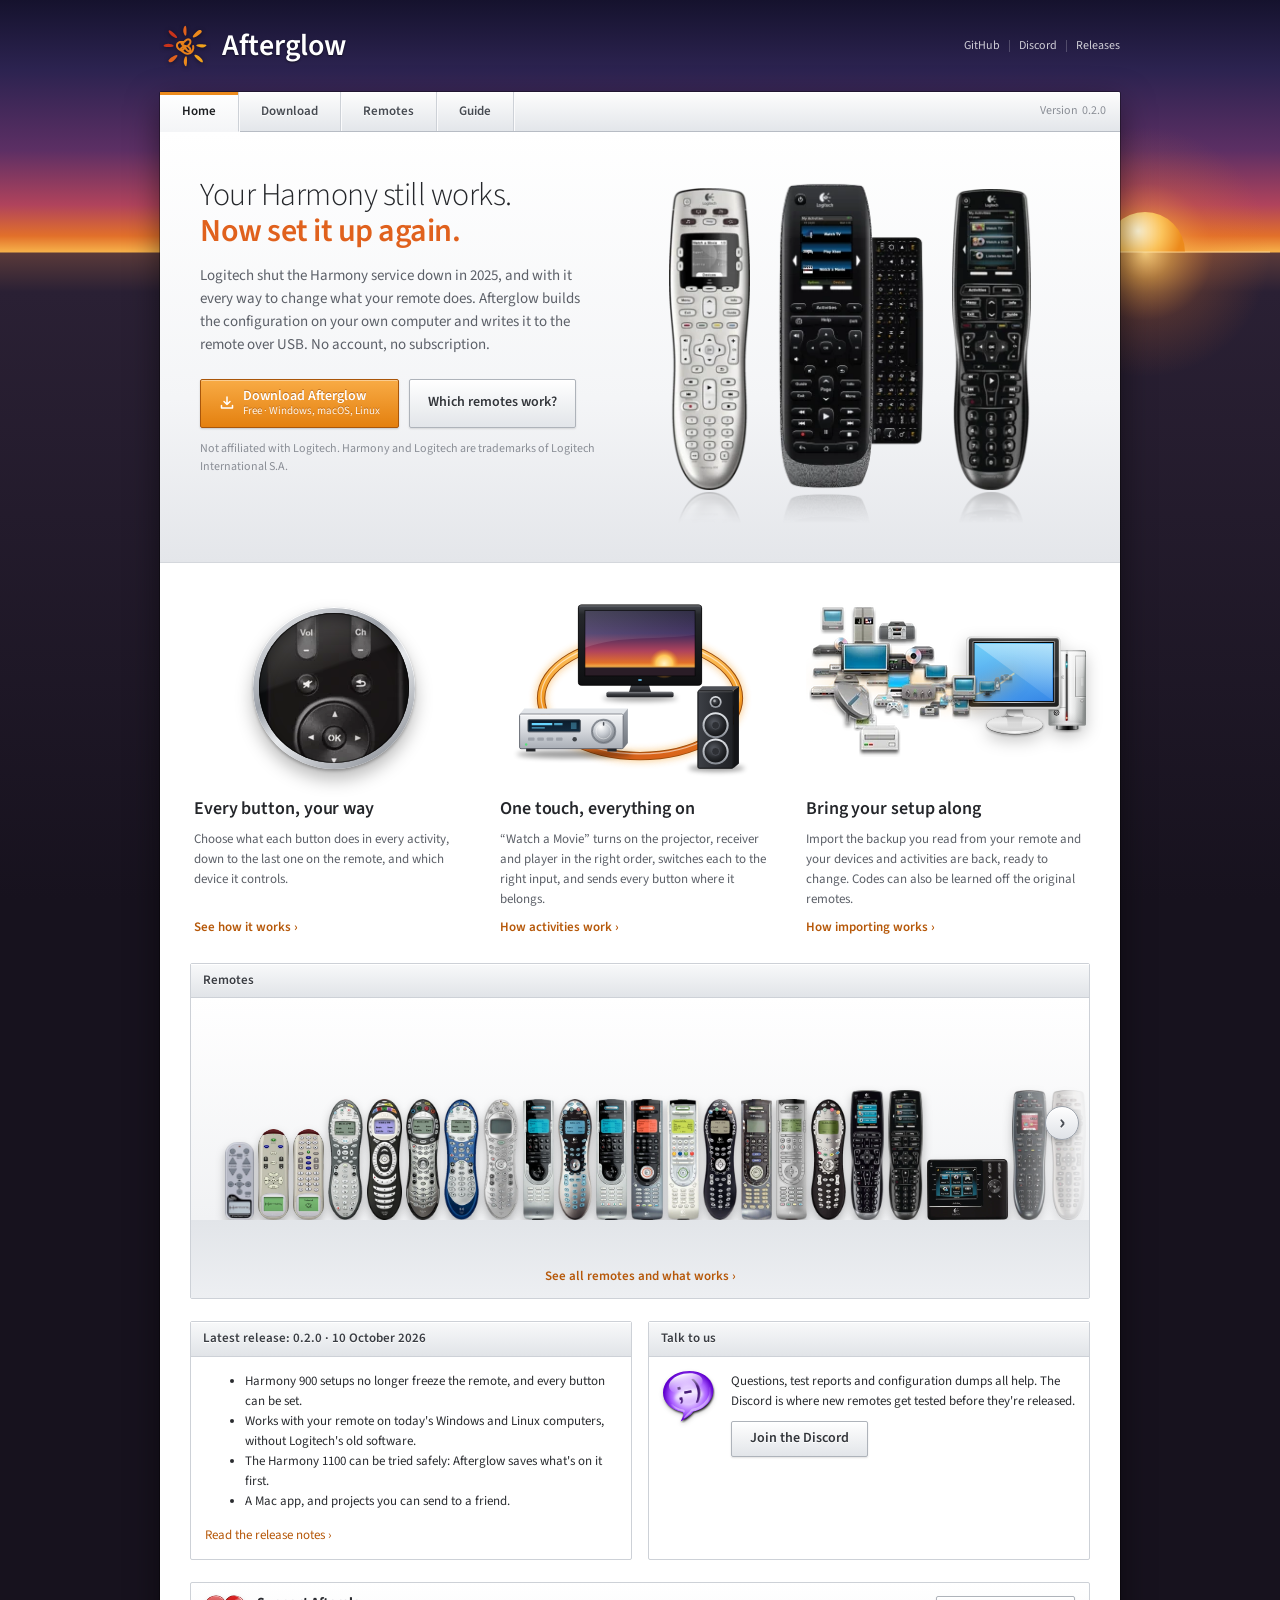
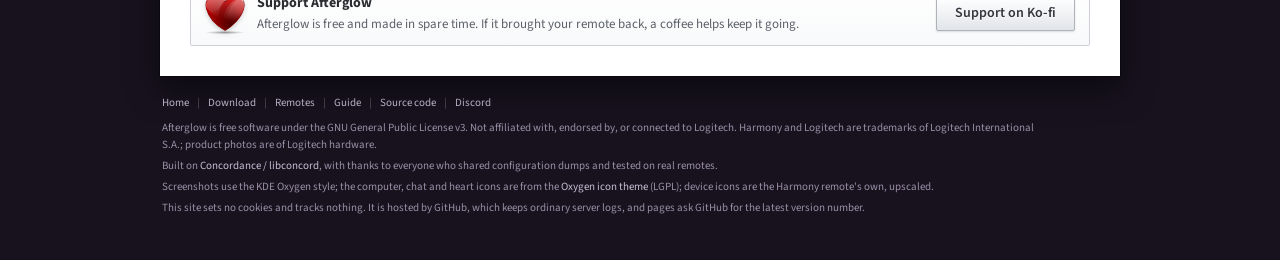
<file: index.html>
<!doctype html>
<html lang="en">
<head>
<meta charset="utf-8">
<meta name="viewport" content="width=device-width, initial-scale=1, viewport-fit=cover">
<title>Afterglow – Set up your Logitech Harmony remote again</title>
<meta name="description" content="Logitech shut Harmony down in 2025. Afterglow is a free, open-source replacement for MyHarmony and the Harmony Remote Software: set up your Harmony remote again, over USB.">
<meta property="og:type" content="website">
<meta property="og:site_name" content="Afterglow">
<meta property="og:title" content="Afterglow – Set up your Logitech Harmony remote again">
<meta property="og:description" content="Logitech shut Harmony down in 2025. Afterglow is a free, open-source replacement for MyHarmony and the Harmony Remote Software: set up your Harmony remote again, over USB.">
<meta property="og:url" content="https://harmonic-afterglow.github.io/">
<meta property="og:image" content="https://harmonic-afterglow.github.io/img/preview.jpg">
<meta property="og:image:width" content="1200">
<meta property="og:image:height" content="630">
<meta property="og:image:alt" content="Afterglow: Your Harmony still works. Now set it up again.">
<meta name="twitter:card" content="summary_large_image">
<meta name="theme-color" content="#2c2350">
<link rel="canonical" href="https://harmonic-afterglow.github.io/">
<link rel="icon" href="img/afterglow-icon.svg" type="image/svg+xml">
<link rel="icon" href="img/afterglow-icon-192.png" type="image/png" sizes="192x192">
<link rel="apple-touch-icon" href="img/apple-touch-icon.png">
<link rel="preload" href="fonts/source-sans-3-latin.woff2" as="font" type="font/woff2" crossorigin>
<link rel="stylesheet" href="css/fonts.css?v=b1ec3b3e4f">
<link rel="stylesheet" href="css/site.css?v=a688007caa">
<script>
  /* 'js' lets the CSS show script-driven parts from the first paint. The page itself stays
     unpainted until its font is in and its scripts have run (a moment with the font preload
     above; never more than 0.8 s), so nothing reflows or rearranges in front of the visitor.
     This sits after the stylesheets on purpose: by then the font is declared, so asking for
     it really waits for it. */
  (function (root) {
    root.classList.add('js', 'fonts-wait');
    var waiting = 2;
    var done = function () { if (--waiting <= 0) root.classList.remove('fonts-wait'); };
    if (document.fonts && document.fonts.load) document.fonts.load('16px "Source Sans 3"').then(done, done);
    else done();
    document.addEventListener('DOMContentLoaded', done);
    setTimeout(function () { root.classList.remove('fonts-wait'); }, 800);
  }(document.documentElement));
</script>
<script type="application/ld+json">
{
 "@context": "https://schema.org",
 "@graph": [
  {
   "@type": "WebSite",
   "@id": "https://harmonic-afterglow.github.io/#site",
   "url": "https://harmonic-afterglow.github.io/",
   "name": "Afterglow",
   "inLanguage": "en"
  },
  {
   "@type": "SoftwareApplication",
   "name": "Afterglow",
   "url": "https://harmonic-afterglow.github.io/",
   "description": "Free, open-source software that sets up Logitech Harmony universal remotes again after Logitech shut the Harmony service down: devices, activities and buttons, written to the remote over USB.",
   "applicationCategory": "UtilitiesApplication",
   "operatingSystem": "Windows, macOS, Linux",
   "downloadUrl": "https://harmonic-afterglow.github.io/download.html",
   "license": "https://www.gnu.org/licenses/gpl-3.0.html",
   "isAccessibleForFree": true,
   "offers": {
    "@type": "Offer",
    "price": "0",
    "priceCurrency": "USD"
   },
   "image": "https://harmonic-afterglow.github.io/img/preview.jpg",
   "sameAs": [
    "https://github.com/harmonic-afterglow/afterglow"
   ]
  }
 ]
}
</script>
</head>
<body>
<a class="skip" href="#main">Skip to content</a>

<div class="site">
  <img class="sun" src="img/sun.svg" alt="">

  <header class="masthead">
    <a class="brand" href="index.html">
      <img src="img/afterglow-icon.svg" alt="">
      <span class="brand-name">Afterglow</span>
    </a>
    <ul class="utility">
      <li><a href="https://github.com/harmonic-afterglow/afterglow">GitHub</a></li>
      <li><a href="https://discord.gg/GEUdc2FfRH">Discord</a></li>
      <li><a href="https://github.com/harmonic-afterglow/afterglow/releases">Releases</a></li>
    </ul>
  </header>

  <div class="panel">
    <nav aria-label="Sections">
      <ul class="tabs">
        <li><a href="index.html" aria-current="page">Home</a></li>
        <li><a href="download.html">Download</a></li>
        <li><a href="remotes.html">Remotes</a></li>
        <li><a href="guide.html">Guide</a></li>
        <li class="tabs-end">Version <span data-rel="version">0.2.0</span></li>
      </ul>
    </nav>

    <main id="main">
      <section class="hero">
        <div class="hero-copy">
          <h1>Your Harmony still works.<br><em>Now set it up again.</em></h1>
          <p>Logitech shut the Harmony service down in 2025, and with it every way to change
            what your remote does. Afterglow builds the configuration on your own computer and
            writes it to the remote over USB. No account, no subscription.</p>
          <div class="actions">
            <a class="btn" href="download.html">
              <img class="icon" src="img/icons/download.svg" alt="">
              <span>Download Afterglow<small>Free · Windows, macOS, Linux</small></span>
            </a>
            <a class="btn btn-plain" href="remotes.html">Which remotes work?</a>
          </div>
          <p class="fine">Not affiliated with Logitech. Harmony and Logitech are trademarks of Logitech International S.A.</p>
        </div>

        <div class="lineup" aria-hidden="true">
          <figure>
            <img src="img/remotes/harmony-600-h320.webp" srcset="img/remotes/harmony-600-h320.webp 1x, img/remotes/harmony-600-h640.webp 2x, img/remotes/harmony-600-h960.webp 3x" width="81" height="300" alt="">
            <img class="reflect" src="img/remotes/harmony-600-h320.webp" srcset="img/remotes/harmony-600-h320.webp 1x, img/remotes/harmony-600-h640.webp 2x, img/remotes/harmony-600-h960.webp 3x" width="81" alt="">
          </figure>
          <figure class="hide-phone">
            <img src="img/remotes/harmony-800-h320.webp" srcset="img/remotes/harmony-800-h320.webp 1x, img/remotes/harmony-800-h640.webp 2x, img/remotes/harmony-800-h960.webp 3x" width="150" height="310" alt="">
            <img class="reflect" src="img/remotes/harmony-800-h320.webp" srcset="img/remotes/harmony-800-h320.webp 1x, img/remotes/harmony-800-h640.webp 2x, img/remotes/harmony-800-h960.webp 3x" width="150" alt="">
          </figure>
          <figure>
            <img src="img/remotes/harmony-900-h320.webp" srcset="img/remotes/harmony-900-h320.webp 1x, img/remotes/harmony-900-h640.webp 2x, img/remotes/harmony-900-h960.webp 3x" width="79" height="300" alt="">
            <img class="reflect" src="img/remotes/harmony-900-h320.webp" srcset="img/remotes/harmony-900-h320.webp 1x, img/remotes/harmony-900-h640.webp 2x, img/remotes/harmony-900-h960.webp 3x" width="79" alt="">
          </figure>
        </div>
      </section>

      <div class="content">
        <div class="features">
          <section class="feature-card">
            <div class="feature-art">
              <span class="lens"><img src="img/features/buttons-1x.webp" srcset="img/features/buttons-1x.webp 1x, img/features/buttons-2x.webp 2x, img/features/buttons-3x.webp 3x" width="150" height="150" alt="Close-up of the buttons on a Harmony 1100"></span>
            </div>
            <h2>Every button, your way</h2>
            <p>Choose what each button does in every activity, down to the last one on the
              remote, and which device it controls.</p>
            <a href="guide.html#activities">See how it works ›</a>
          </section>
          <section class="feature-card">
            <div class="feature-art">
              <img src="img/features/activity-loop.svg" width="300" height="190" alt="A TV, a receiver and a speaker joined in one loop">
            </div>
            <h2>One touch, everything on</h2>
            <p>“Watch a Movie” turns on the projector, receiver and player in the right order,
              switches each to the right input, and sends every button where it belongs.</p>
            <a href="guide.html#activities">How activities work ›</a>
          </section>
          <section class="feature-card">
            <div class="feature-art">
              <div class="flow">
                <img class="flow-pc" src="img/features/oxygen-computer.svg" width="120" height="120" alt="">
                <img class="flow-icons" src="img/features/import-1x.webp" srcset="img/features/import-1x.webp 1x, img/features/import-2x.webp 2x, img/features/import-3x.webp 3x" width="280" height="190" alt="Device icons streaming into a computer">
              </div>
            </div>
            <h2>Bring your setup along</h2>
            <p>Import the backup you read from your remote and your devices and activities are
              back, ready to change. Codes can also be learned off the original remotes.</p>
            <a href="guide.html#import">How importing works ›</a>
          </section>
        </div>

        <section class="box">
          <h2>Remotes</h2>
          <div class="mini-stage">
            <!-- each remote is drawn at its real length: --h 130px is 222 mm -->
            <ul class="mini-dock">
              <li><a class="mini-item" href="remotes.html#harmony-sst745" style="--h: 78px">
                <img width="117" height="320" src="img/remotes/harmony-sst745-h320.webp" srcset="img/remotes/harmony-sst745-h320.webp 1x, img/remotes/harmony-sst745-h640.webp 2x, img/remotes/harmony-sst745-h960.webp 3x" alt="Harmony SST-745">
                <span class="dock-label" aria-hidden="true"><strong>Harmony SST-745</strong> <span class="status status-want">Wanted</span></span>
                <span class="mini-name">Harmony SST-745</span>
              </a></li>
              <li><a class="mini-item" href="remotes.html#harmony-sst748" style="--h: 91px">
                <img width="110" height="320" src="img/remotes/harmony-sst748-h320.webp" srcset="img/remotes/harmony-sst748-h320.webp 1x, img/remotes/harmony-sst748-h640.webp 2x, img/remotes/harmony-sst748-h960.webp 3x" alt="Harmony SST-748">
                <span class="dock-label" aria-hidden="true"><strong>Harmony SST-748</strong> <span class="status status-want">Wanted</span></span>
                <span class="mini-name">Harmony SST-748</span>
              </a></li>
              <li><a class="mini-item" href="remotes.html#harmony-sst768" style="--h: 91px">
                <img width="110" height="320" src="img/remotes/harmony-sst768-h320.webp" srcset="img/remotes/harmony-sst768-h320.webp 1x, img/remotes/harmony-sst768-h640.webp 2x, img/remotes/harmony-sst768-h960.webp 3x" alt="Harmony SST-768">
                <span class="dock-label" aria-hidden="true"><strong>Harmony SST-768</strong> <span class="status status-test">Testing</span></span>
                <span class="mini-name">Harmony SST-768</span>
              </a></li>
              <li><a class="mini-item" href="remotes.html#harmony-659" style="--h: 121px">
                <img width="93" height="320" src="img/remotes/harmony-659-h320.webp" srcset="img/remotes/harmony-659-h320.webp 1x, img/remotes/harmony-659-h640.webp 2x" alt="Harmony 659 / 655">
                <span class="dock-label" aria-hidden="true"><strong>Harmony 659 / 655</strong> <span class="status status-want">Wanted</span></span>
                <span class="mini-name">Harmony 659 / 655</span>
              </a></li>
              <li><a class="mini-item" href="remotes.html#harmony-688" style="--h: 121px">
                <img width="91" height="320" src="img/remotes/harmony-688-h320.webp" srcset="img/remotes/harmony-688-h320.webp 1x, img/remotes/harmony-688-h640.webp 2x, img/remotes/harmony-688-h960.webp 3x" alt="Harmony 688">
                <span class="dock-label" aria-hidden="true"><strong>Harmony 688</strong> <span class="status status-test">Testing</span></span>
                <span class="mini-name">Harmony 688</span>
              </a></li>
              <li><a class="mini-item" href="remotes.html#harmony-676" style="--h: 121px">
                <img width="92" height="320" src="img/remotes/harmony-676-h320.webp" srcset="img/remotes/harmony-676-h320.webp 1x, img/remotes/harmony-676-h640.webp 2x" alt="Harmony 676 / 675">
                <span class="dock-label" aria-hidden="true"><strong>Harmony 676 / 675</strong> <span class="status status-test">Testing</span> <span class="status status-want">Wanted</span></span>
                <span class="mini-name">Harmony 676 / 675</span>
              </a></li>
              <li><a class="mini-item" href="remotes.html#harmony-628" style="--h: 121px">
                <img width="92" height="320" src="img/remotes/harmony-628-h320.webp" srcset="img/remotes/harmony-628-h320.webp 1x, img/remotes/harmony-628-h640.webp 2x" alt="Harmony 628">
                <span class="dock-label" aria-hidden="true"><strong>Harmony 628</strong> <span class="status status-want">Wanted</span></span>
                <span class="mini-name">Harmony 628</span>
              </a></li>
              <li><a class="mini-item" href="remotes.html#harmony-680" style="--h: 121px">
                <img width="94" height="320" src="img/remotes/harmony-680-h320.webp" srcset="img/remotes/harmony-680-h320.webp 1x, img/remotes/harmony-680-h640.webp 2x" alt="Harmony 680">
                <span class="dock-label" aria-hidden="true"><strong>Harmony 680</strong> <span class="status status-want">Wanted</span></span>
                <span class="mini-name">Harmony 680</span>
              </a></li>
              <li><a class="mini-item" href="remotes.html#harmony-520" style="--h: 121px">
                <img width="82" height="320" src="img/remotes/harmony-520-h320.webp" srcset="img/remotes/harmony-520-h320.webp 1x, img/remotes/harmony-520-h640.webp 2x" alt="Harmony 520">
                <span class="dock-label" aria-hidden="true"><strong>Harmony 520</strong> <span class="status status-test">Testing</span></span>
                <span class="mini-name">Harmony 520</span>
              </a></li>
              <li><a class="mini-item" href="remotes.html#harmony-670" style="--h: 121px">
                <img width="91" height="320" src="img/remotes/harmony-670-h320.webp" srcset="img/remotes/harmony-670-h320.webp 1x, img/remotes/harmony-670-h640.webp 2x" alt="Harmony 670">
                <span class="dock-label" aria-hidden="true"><strong>Harmony 670</strong> <span class="status status-test">Testing</span></span>
                <span class="mini-name">Harmony 670</span>
              </a></li>
              <li><a class="mini-item" href="remotes.html#harmony-522" style="--h: 121px">
                <img width="82" height="320" src="img/remotes/harmony-522-h320.webp" srcset="img/remotes/harmony-522-h320.webp 1x, img/remotes/harmony-522-h640.webp 2x" alt="Harmony 522">
                <span class="dock-label" aria-hidden="true"><strong>Harmony 522</strong> <span class="status status-want">Wanted</span></span>
                <span class="mini-name">Harmony 522</span>
              </a></li>
              <li><a class="mini-item" href="remotes.html#harmony-555" style="--h: 121px">
                <img width="83" height="320" src="img/remotes/harmony-555-h320.webp" srcset="img/remotes/harmony-555-h320.webp 1x, img/remotes/harmony-555-h640.webp 2x, img/remotes/harmony-555-h960.webp 3x" alt="Harmony 550 / 555">
                <span class="dock-label" aria-hidden="true"><strong>Harmony 550 / 555</strong> <span class="status status-test">Testing</span></span>
                <span class="mini-name">Harmony 550 / 555</span>
              </a></li>
              <li><a class="mini-item" href="remotes.html#harmony-xbox360" style="--h: 121px">
                <img width="85" height="320" src="img/remotes/harmony-xbox360-h320.webp" srcset="img/remotes/harmony-xbox360-h320.webp 1x, img/remotes/harmony-xbox360-h640.webp 2x, img/remotes/harmony-xbox360-h960.webp 3x" alt="Harmony for Xbox 360">
                <span class="dock-label" aria-hidden="true"><strong>Harmony for Xbox 360</strong> <span class="status status-test">Testing</span></span>
                <span class="mini-name">Harmony for Xbox 360</span>
              </a></li>
              <li><a class="mini-item" href="remotes.html#harmony-620" style="--h: 121px">
                <img width="91" height="320" src="img/remotes/harmony-620-h320.webp" srcset="img/remotes/harmony-620-h320.webp 1x, img/remotes/harmony-620-h640.webp 2x" alt="Harmony 620">
                <span class="dock-label" aria-hidden="true"><strong>Harmony 620</strong> <span class="status status-want">Wanted</span></span>
                <span class="mini-name">Harmony 620</span>
              </a></li>
              <li><a class="mini-item" href="remotes.html#telus-advanced" style="--h: 121px">
                <img width="83" height="320" src="img/remotes/telus-advanced-h320.webp" srcset="img/remotes/telus-advanced-h320.webp 1x, img/remotes/telus-advanced-h640.webp 2x, img/remotes/telus-advanced-h960.webp 3x" alt="Telus Advanced Remote">
                <span class="dock-label" aria-hidden="true"><strong>Telus Advanced Remote</strong> <span class="status status-want">Wanted</span></span>
                <span class="mini-name">Telus Advanced Remote</span>
              </a></li>
              <li><a class="mini-item" href="remotes.html#harmony-510" style="--h: 121px">
                <img width="81" height="320" src="img/remotes/harmony-510-h320.webp" srcset="img/remotes/harmony-510-h320.webp 1x, img/remotes/harmony-510-h640.webp 2x" alt="Harmony 510 / 515">
                <span class="dock-label" aria-hidden="true"><strong>Harmony 510 / 515</strong> <span class="status status-test">Testing</span></span>
                <span class="mini-name">Harmony 510 / 515</span>
              </a></li>
              <li><a class="mini-item" href="remotes.html#harmony-610" style="--h: 121px">
                <img width="92" height="320" src="img/remotes/harmony-610-h320.webp" srcset="img/remotes/harmony-610-h320.webp 1x, img/remotes/harmony-610-h640.webp 2x" alt="Harmony 610">
                <span class="dock-label" aria-hidden="true"><strong>Harmony 610</strong> <span class="status status-want">Wanted</span></span>
                <span class="mini-name">Harmony 610</span>
              </a></li>
              <li><a class="mini-item" href="remotes.html#harmony-one" style="--h: 130px">
                <img width="85" height="320" src="img/remotes/harmony-one-h320.webp" srcset="img/remotes/harmony-one-h320.webp 1x, img/remotes/harmony-one-h640.webp 2x, img/remotes/harmony-one-h960.webp 3x" alt="Harmony One / One+">
                <span class="dock-label" aria-hidden="true"><strong>Harmony One / One+</strong> <span class="status status-ok">Supported</span> <span class="status status-beta">Beta</span></span>
                <span class="mini-name">Harmony One / One+</span>
              </a></li>
              <li><a class="mini-item" href="remotes.html#harmony-900" style="--h: 130px">
                <img width="84" height="320" src="img/remotes/harmony-900-h320.webp" srcset="img/remotes/harmony-900-h320.webp 1x, img/remotes/harmony-900-h640.webp 2x, img/remotes/harmony-900-h960.webp 3x" alt="Harmony 900">
                <span class="dock-label" aria-hidden="true"><strong>Harmony 900</strong> <span class="status status-ok">Supported</span></span>
                <span class="mini-name">Harmony 900</span>
              </a></li>
              <li><a class="mini-item" href="remotes.html#harmony-1100" style="--h: 61px">
                <img width="320" height="240" src="img/remotes/harmony-1100-w320.webp" srcset="img/remotes/harmony-1100-w320.webp 1x, img/remotes/harmony-1100-w640.webp 2x, img/remotes/harmony-1100-w960.webp 3x" alt="Harmony 1100">
                <span class="dock-label" aria-hidden="true"><strong>Harmony 1100</strong> <span class="status status-warn">Experimental</span></span>
                <span class="mini-name">Harmony 1100</span>
              </a></li>
              <li><a class="mini-item" href="remotes.html#harmony-700" style="--h: 130px">
                <img width="87" height="320" src="img/remotes/harmony-700-h320.webp" srcset="img/remotes/harmony-700-h320.webp 1x, img/remotes/harmony-700-h640.webp 2x, img/remotes/harmony-700-h960.webp 3x" alt="Harmony 700">
                <span class="dock-label" aria-hidden="true"><strong>Harmony 700</strong> <span class="status status-warn">Experimental</span> <span class="status status-beta">Beta</span></span>
                <span class="mini-name">Harmony 700</span>
              </a></li>
              <li><a class="mini-item" href="remotes.html#harmony-650" style="--h: 130px">
                <img width="86" height="320" src="img/remotes/harmony-650-h320.webp" srcset="img/remotes/harmony-650-h320.webp 1x, img/remotes/harmony-650-h640.webp 2x, img/remotes/harmony-650-h960.webp 3x" alt="Harmony 650 / 665">
                <span class="dock-label" aria-hidden="true"><strong>Harmony 650 / 665</strong> <span class="status status-warn">Experimental</span> <span class="status status-beta">Beta</span></span>
                <span class="mini-name">Harmony 650 / 665</span>
              </a></li>
              <li><a class="mini-item" href="remotes.html#harmony-600" style="--h: 130px">
                <img width="86" height="320" src="img/remotes/harmony-600-h320.webp" srcset="img/remotes/harmony-600-h320.webp 1x, img/remotes/harmony-600-h640.webp 2x, img/remotes/harmony-600-h960.webp 3x" alt="Harmony 600">
                <span class="dock-label" aria-hidden="true"><strong>Harmony 600</strong> <span class="status status-warn">Experimental</span> <span class="status status-beta">Beta</span></span>
                <span class="mini-name">Harmony 600</span>
              </a></li>
              <li><a class="mini-item" href="remotes.html#harmony-800" style="--h: 130px">
                <img width="155" height="320" src="img/remotes/harmony-800-h320.webp" srcset="img/remotes/harmony-800-h320.webp 1x, img/remotes/harmony-800-h640.webp 2x, img/remotes/harmony-800-h960.webp 3x" alt="Harmony 800">
                <span class="dock-label" aria-hidden="true"><strong>Harmony 800</strong> <span class="status status-warn">Experimental</span> <span class="status status-beta">Beta</span></span>
                <span class="mini-name">Harmony 800</span>
              </a></li>
            </ul>
            <p class="mini-hint"><a href="remotes.html">See all remotes and what works ›</a></p>
          </div>
        </section>

        <div class="grid-2">
          <section class="box">
            <h2>Latest release: <span data-rel="version">0.2.0</span> · <span data-rel="date">10 October 2026</span></h2>
            <div class="box-body">
              <ul data-rel-notes="v0.2.0">
                <li>Harmony 900 setups no longer freeze the remote, and every button can be set.</li>
                <li>Works with your remote on today's Windows and Linux computers, without Logitech's old software.</li>
                <li>The Harmony 1100 can be tried safely: Afterglow saves what's on it first.</li>
                <li>A Mac app, and projects you can send to a friend.</li>
              </ul>
              <p><a data-rel="notes" href="https://github.com/harmonic-afterglow/afterglow/releases/tag/v0.2.0">Read the release notes ›</a></p>
            </div>
          </section>
          <section class="box">
            <h2>Talk to us</h2>
            <div class="box-body feature">
              <img class="art-icon" src="img/icons/oxygen-chat.svg" alt="">
              <div>
                <p>Questions, test reports and configuration dumps all help. The Discord is where
                  new remotes get tested before they're released.</p>
                <p><a class="btn btn-plain" href="https://discord.gg/GEUdc2FfRH">Join the Discord</a></p>
              </div>
            </div>
          </section>
        </div>

        <div class="strips">
          <section class="box strip">
            <img class="art-icon" src="img/icons/oxygen-heart.svg" alt="">
            <p><strong>Support Afterglow</strong> Afterglow is free and made in spare time. If it brought your remote back, a coffee helps keep it going.</p>
            <a class="btn btn-plain" href="https://ko-fi.com/uguuuu">Support on Ko-fi</a>
          </section>
        </div>
      </div>
    </main>
  </div>
</div>

<footer class="footer">
  <ul>
    <li><a href="index.html">Home</a></li>
    <li><a href="download.html">Download</a></li>
    <li><a href="remotes.html">Remotes</a></li>
    <li><a href="guide.html">Guide</a></li>
    <li><a href="https://github.com/harmonic-afterglow/afterglow">Source code</a></li>
    <li><a href="https://discord.gg/GEUdc2FfRH">Discord</a></li>
  </ul>
  <p>Afterglow is free software under the GNU General Public License v3. Not affiliated with, endorsed by, or connected to Logitech.
    Harmony and Logitech are trademarks of Logitech International S.A.; product photos are of Logitech hardware.</p>
  <p>Built on <a href="https://github.com/jaymzh/concordance">Concordance / libconcord</a>, with thanks to everyone who shared configuration dumps and tested on real remotes.</p>
  <p>Screenshots use the KDE Oxygen style; the computer, chat and heart icons are from the <a href="https://invent.kde.org/frameworks/oxygen-icons">Oxygen icon theme</a> (LGPL); device icons are the Harmony remote's own, upscaled.</p>
  <p>This site sets no cookies and tracks nothing. It is hosted by GitHub, which keeps ordinary server logs, and pages ask GitHub for the latest version number.</p>
</footer>
<script src="js/releases.js?v=2af3d71e98"></script>
<script src="js/dockpan.js?v=6278d860b4"></script>
<script src="js/minidock.js?v=ff3b0bf1ad"></script>
</body>
</html>
</file>
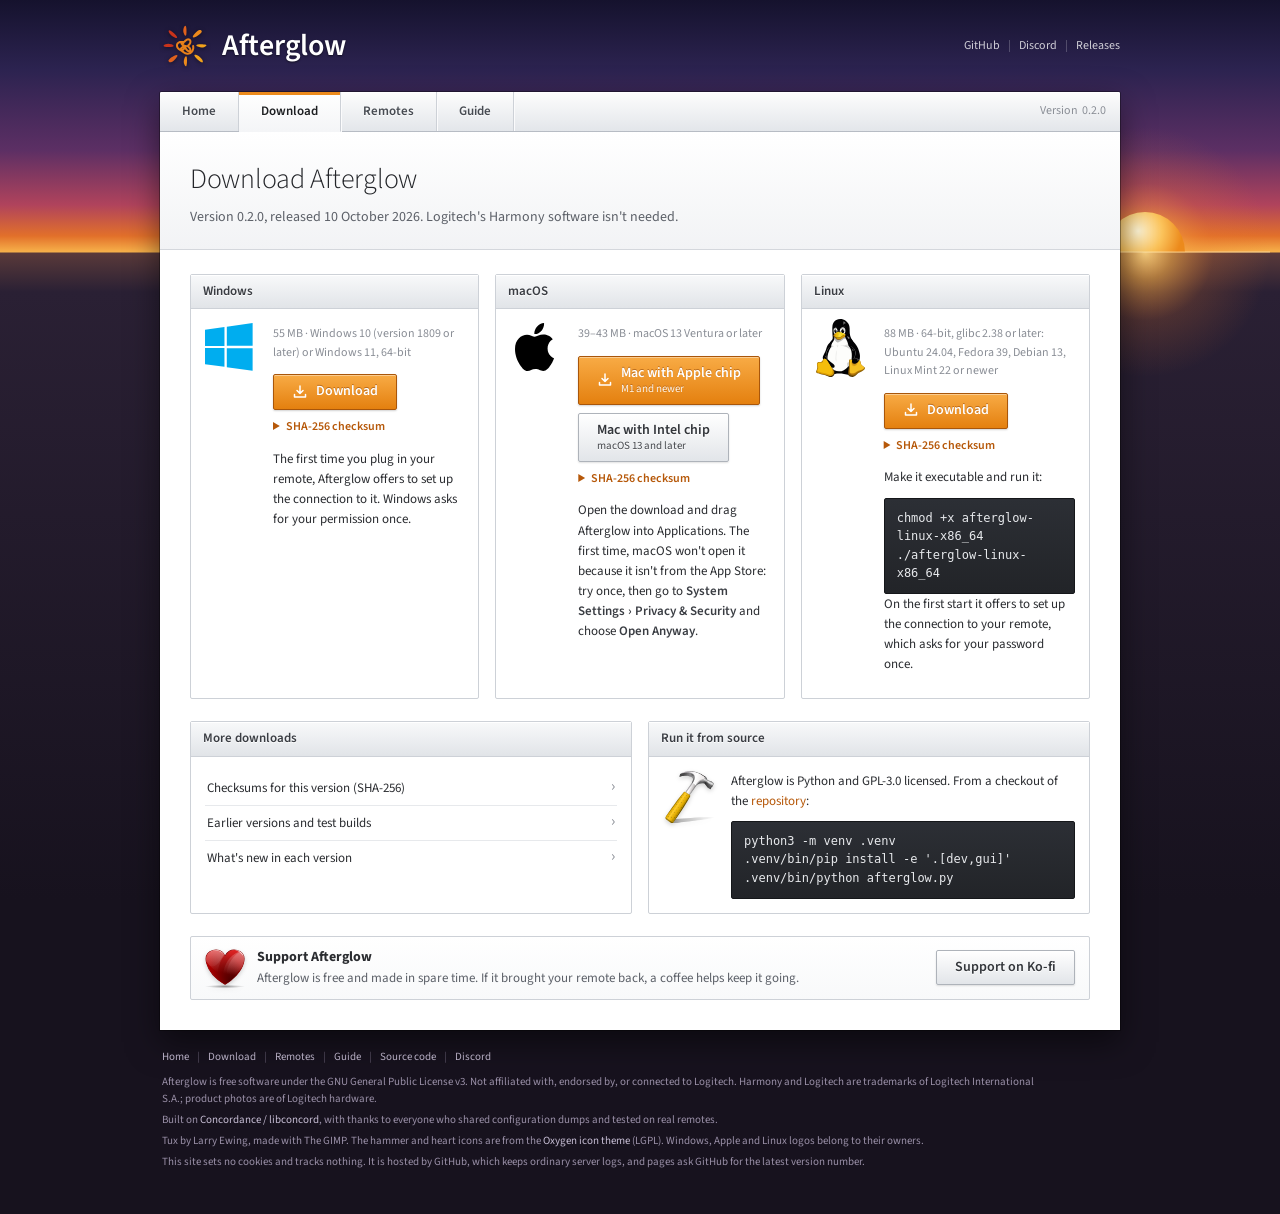
<file: download.html>
<!doctype html>
<html lang="en">
<head>
<meta charset="utf-8">
<meta name="viewport" content="width=device-width, initial-scale=1, viewport-fit=cover">
<title>Download Afterglow for Windows, macOS and Linux</title>
<meta name="description" content="Download Afterglow for Windows, macOS and Linux. Logitech's Harmony software isn't needed.">
<meta property="og:type" content="website">
<meta property="og:site_name" content="Afterglow">
<meta property="og:title" content="Download Afterglow">
<meta property="og:description" content="Download Afterglow for Windows, macOS and Linux. Logitech's Harmony software isn't needed.">
<meta property="og:url" content="https://harmonic-afterglow.github.io/download.html">
<meta property="og:image" content="https://harmonic-afterglow.github.io/img/preview.jpg">
<meta property="og:image:width" content="1200">
<meta property="og:image:height" content="630">
<meta property="og:image:alt" content="Afterglow: Your Harmony still works. Now set it up again.">
<meta name="twitter:card" content="summary_large_image">
<meta name="theme-color" content="#2c2350">
<link rel="canonical" href="https://harmonic-afterglow.github.io/download.html">
<link rel="icon" href="img/afterglow-icon.svg" type="image/svg+xml">
<link rel="icon" href="img/afterglow-icon-192.png" type="image/png" sizes="192x192">
<link rel="apple-touch-icon" href="img/apple-touch-icon.png">
<link rel="preload" href="fonts/source-sans-3-latin.woff2" as="font" type="font/woff2" crossorigin>
<link rel="stylesheet" href="css/fonts.css?v=b1ec3b3e4f">
<link rel="stylesheet" href="css/site.css?v=a688007caa">
<script>
  /* 'js' lets the CSS show script-driven parts from the first paint. The page itself stays
     unpainted until its font is in and its scripts have run (a moment with the font preload
     above; never more than 0.8 s), so nothing reflows or rearranges in front of the visitor.
     This sits after the stylesheets on purpose: by then the font is declared, so asking for
     it really waits for it. */
  (function (root) {
    root.classList.add('js', 'fonts-wait');
    var waiting = 2;
    var done = function () { if (--waiting <= 0) root.classList.remove('fonts-wait'); };
    if (document.fonts && document.fonts.load) document.fonts.load('16px "Source Sans 3"').then(done, done);
    else done();
    document.addEventListener('DOMContentLoaded', done);
    setTimeout(function () { root.classList.remove('fonts-wait'); }, 800);
  }(document.documentElement));
</script>
</head>
<body>
<a class="skip" href="#main">Skip to content</a>

<div class="site">
  <img class="sun" src="img/sun.svg" alt="">

  <header class="masthead">
    <a class="brand" href="index.html">
      <img src="img/afterglow-icon.svg" alt="">
      <span class="brand-name">Afterglow</span>
    </a>
    <ul class="utility">
      <li><a href="https://github.com/harmonic-afterglow/afterglow">GitHub</a></li>
      <li><a href="https://discord.gg/GEUdc2FfRH">Discord</a></li>
      <li><a href="https://github.com/harmonic-afterglow/afterglow/releases">Releases</a></li>
    </ul>
  </header>

  <div class="panel">
    <nav aria-label="Sections">
      <ul class="tabs">
        <li><a href="index.html">Home</a></li>
        <li><a href="download.html" aria-current="page">Download</a></li>
        <li><a href="remotes.html">Remotes</a></li>
        <li><a href="guide.html">Guide</a></li>
        <li class="tabs-end">Version <span data-rel="version">0.2.0</span></li>
      </ul>
    </nav>

    <main id="main">
      <div class="page-head">
        <h1>Download Afterglow</h1>
        <p>Version <span data-rel="version">0.2.0</span>, released <span data-rel="date">10 October 2026</span>. Logitech's Harmony software isn't needed.</p>
      </div>

      <div class="content">

        <div class="grid-3">
          <section class="box">
            <h2>Windows</h2>
            <div class="box-body os">
              <img class="platform" src="img/platforms/windows.svg" alt="Windows logo">
              <div>
                <p class="meta"><span data-size="afterglow-windows-x86_64.exe">55 MB</span> · Windows 10 (version 1809 or later) or Windows 11, 64-bit</p>
                <div class="actions">
                  <a class="btn" href="https://github.com/harmonic-afterglow/afterglow/releases/latest/download/afterglow-windows-x86_64.exe">
                    <img class="icon" src="img/icons/download.svg" alt="">Download</a>
                </div>
                <details class="sums">
                  <summary>SHA-256 checksum</summary>
                  <dl>
                    <dt>afterglow-windows-x86_64.exe</dt><dd><code data-sha="afterglow-windows-x86_64.exe">9d4f43ec42ee404e550c241293f575a5ced19cce2836bbe2b0d6860aa4fb2f7e</code></dd>
                  </dl>
                </details>
                <p>The first time you plug in your remote, Afterglow offers to set up the connection to it. Windows asks for your permission once.</p>
              </div>
            </div>
          </section>

          <section class="box">
            <h2>macOS</h2>
            <div class="box-body os">
              <img class="platform" src="img/platforms/apple.svg" alt="Apple logo">
              <div>
                <p class="meta"><span data-size="afterglow-macos-arm64.dmg afterglow-macos-x86_64.dmg">39–43 MB</span> · macOS 13 Ventura or later</p>
                <div class="actions">
                  <a class="btn" href="https://github.com/harmonic-afterglow/afterglow/releases/latest/download/afterglow-macos-arm64.dmg">
                    <img class="icon" src="img/icons/download.svg" alt=""><span>Mac with Apple chip<small>M1 and newer</small></span></a>
                  <a class="btn btn-plain" href="https://github.com/harmonic-afterglow/afterglow/releases/latest/download/afterglow-macos-x86_64.dmg"><span>Mac with Intel chip<small>macOS 13 and later</small></span></a>
                </div>
                <details class="sums">
                  <summary>SHA-256 checksum</summary>
                  <dl>
                    <dt>afterglow-macos-arm64.dmg</dt><dd><code data-sha="afterglow-macos-arm64.dmg">d04e6e06849232b436c05de7bb7f47d37951751fc36f09996ba06bd4e5bff435</code></dd>
                    <dt>afterglow-macos-x86_64.dmg</dt><dd><code data-sha="afterglow-macos-x86_64.dmg">188f91aeee983ef65764dab0761604c400a5fd7efc4864c37167b4f2d57e48c6</code></dd>
                  </dl>
                </details>
                <p>Open the download and drag Afterglow into Applications. The first time, macOS
                  won't open it because it isn't from the App Store: try once, then go to
                  <span class="menu-path">System Settings › Privacy &amp; Security</span> and choose
                  <span class="menu-path">Open Anyway</span>.</p>
              </div>
            </div>
          </section>

          <section class="box">
            <h2>Linux</h2>
            <div class="box-body os">
              <img class="platform" src="img/platforms/tux.svg" alt="Linux logo">
              <div>
                <p class="meta"><span data-size="afterglow-linux-x86_64">88 MB</span> · 64-bit, glibc 2.38 or later: Ubuntu 24.04, Fedora 39, Debian 13, Linux Mint 22 or newer</p>
                <div class="actions">
                  <a class="btn" href="https://github.com/harmonic-afterglow/afterglow/releases/latest/download/afterglow-linux-x86_64">
                    <img class="icon" src="img/icons/download.svg" alt="">Download</a>
                </div>
                <details class="sums">
                  <summary>SHA-256 checksum</summary>
                  <dl>
                    <dt>afterglow-linux-x86_64</dt><dd><code data-sha="afterglow-linux-x86_64">9e3b035f8a563d45601a693bf325b9b91b983a3d3535665f59d5247d748716cd</code></dd>
                  </dl>
                </details>
                <p>Make it executable and run it:</p>
                <pre>chmod +x afterglow-linux-x86_64
./afterglow-linux-x86_64</pre>
                <p>On the first start it offers to set up the connection to your remote, which asks for your password once.</p>
              </div>
            </div>
          </section>
        </div>

        <section class="box prerelease" hidden>
          <h2>Try the next version</h2>
          <div class="box-body">
            <p><strong data-pre="version"></strong>, a test build from <span data-pre="date"></span>, is newer than the
              version above. It may have rough edges, and it's how new remotes and fixes get tested
              before release. <a data-pre="notes" href="https://github.com/harmonic-afterglow/afterglow/releases">What's in it ›</a></p>
            <div class="split-row">
              <div class="split">
                <a class="btn btn-plain split-main" data-pre-asset="afterglow-windows-x86_64.exe" href="#"><span>Windows<small>10 or 11, 64-bit</small></span></a>
                <button class="btn btn-plain split-more" type="button" aria-expanded="false" aria-label="Other Windows downloads"><span class="caret" aria-hidden="true"></span></button>
                <ul class="split-menu">
                  <li><a data-pre-asset="afterglow-windows7-x86.exe" href="#">Windows 7, 8 or 32-bit<small>Windows 7 needs Service Pack 1</small></a></li>
                </ul>
              </div>
              <div class="split">
                <a class="btn btn-plain split-main" data-pre-asset="afterglow-macos-arm64.dmg" href="#"><span>macOS<small>Apple chip, macOS 11 and later</small></span></a>
                <button class="btn btn-plain split-more" type="button" aria-expanded="false" aria-label="Other macOS downloads"><span class="caret" aria-hidden="true"></span></button>
                <ul class="split-menu">
                  <li><a data-pre-asset="afterglow-macos-x86_64.dmg" href="#">Mac with Intel chip<small>macOS 11 and later</small></a></li>
                  <li><a data-pre-asset="afterglow-macos-x86_64-legacy.dmg" href="#">Mac with Intel chip<small>macOS 10.13 to 10.15</small></a></li>
                </ul>
              </div>
              <div class="split">
                <a class="btn btn-plain split-main" data-pre-asset="afterglow-linux-x86_64.AppImage" href="#"><span>Linux<small>64-bit PC</small></span></a>
                <button class="btn btn-plain split-more" type="button" aria-expanded="false" aria-label="Other Linux downloads"><span class="caret" aria-hidden="true"></span></button>
                <ul class="split-menu">
                  <li><a data-pre-asset="afterglow-linux-aarch64.AppImage" href="#">Linux on ARM<small>64-bit, glibc 2.31 or later</small></a></li>
                </ul>
              </div>
            </div>
            <details class="sums">
              <summary>SHA-256 checksums</summary>
              <dl>
                <dt>afterglow-windows-x86_64.exe</dt><dd><code data-pre-sha="afterglow-windows-x86_64.exe"></code></dd>
                <dt>afterglow-windows7-x86.exe</dt><dd><code data-pre-sha="afterglow-windows7-x86.exe"></code></dd>
                <dt>afterglow-macos-arm64.dmg</dt><dd><code data-pre-sha="afterglow-macos-arm64.dmg"></code></dd>
                <dt>afterglow-macos-x86_64.dmg</dt><dd><code data-pre-sha="afterglow-macos-x86_64.dmg"></code></dd>
                <dt>afterglow-macos-x86_64-legacy.dmg</dt><dd><code data-pre-sha="afterglow-macos-x86_64-legacy.dmg"></code></dd>
                <dt>afterglow-linux-x86_64.AppImage</dt><dd><code data-pre-sha="afterglow-linux-x86_64.AppImage"></code></dd>
                <dt>afterglow-linux-aarch64.AppImage</dt><dd><code data-pre-sha="afterglow-linux-aarch64.AppImage"></code></dd>
              </dl>
            </details>
          </div>
        </section>

        <div class="grid-2">
          <section class="box">
            <h2>More downloads</h2>
            <div class="box-body">
                            <ul class="links">
                <li><a href="https://github.com/harmonic-afterglow/afterglow/releases/latest/download/SHA256SUMS">Checksums for this version (SHA-256)</a></li>
                <li><a href="https://github.com/harmonic-afterglow/afterglow/releases">Earlier versions and test builds</a></li>
                <li><a href="https://github.com/harmonic-afterglow/afterglow/blob/main/CHANGELOG.md">What's new in each version</a></li>
              </ul>
            </div>
          </section>
          <section class="box">
            <h2>Run it from source</h2>
            <div class="box-body feature">
              <img class="art-icon" src="img/icons/oxygen-development.svg" alt="">
              <div>
                <p>Afterglow is Python and GPL-3.0 licensed. From a checkout of the
                  <a href="https://github.com/harmonic-afterglow/afterglow">repository</a>:</p>
                <pre>python3 -m venv .venv
.venv/bin/pip install -e '.[dev,gui]'
.venv/bin/python afterglow.py</pre>
              </div>
            </div>
          </section>
        </div>
        <div class="strips">
          <section class="box strip">
            <img class="art-icon" src="img/icons/oxygen-heart.svg" alt="">
            <p><strong>Support Afterglow</strong> Afterglow is free and made in spare time. If it brought your remote back, a coffee helps keep it going.</p>
            <a class="btn btn-plain" href="https://ko-fi.com/uguuuu">Support on Ko-fi</a>
          </section>
        </div>
      </div>
    </main>
  </div>
</div>

<footer class="footer">
  <ul>
    <li><a href="index.html">Home</a></li>
    <li><a href="download.html">Download</a></li>
    <li><a href="remotes.html">Remotes</a></li>
    <li><a href="guide.html">Guide</a></li>
    <li><a href="https://github.com/harmonic-afterglow/afterglow">Source code</a></li>
    <li><a href="https://discord.gg/GEUdc2FfRH">Discord</a></li>
  </ul>
  <p>Afterglow is free software under the GNU General Public License v3. Not affiliated with, endorsed by, or connected to Logitech.
    Harmony and Logitech are trademarks of Logitech International S.A.; product photos are of Logitech hardware.</p>
  <p>Built on <a href="https://github.com/jaymzh/concordance">Concordance / libconcord</a>, with thanks to everyone who shared configuration dumps and tested on real remotes.</p>
  <p>Tux by Larry Ewing, made with The GIMP. The hammer and heart icons are from the <a href="https://invent.kde.org/frameworks/oxygen-icons">Oxygen icon theme</a> (LGPL). Windows, Apple and Linux logos belong to their owners.</p>
  <p>This site sets no cookies and tracks nothing. It is hosted by GitHub, which keeps ordinary server logs, and pages ask GitHub for the latest version number.</p>
</footer>
<script src="js/releases.js?v=2af3d71e98"></script>
</body>
</html>
</file>
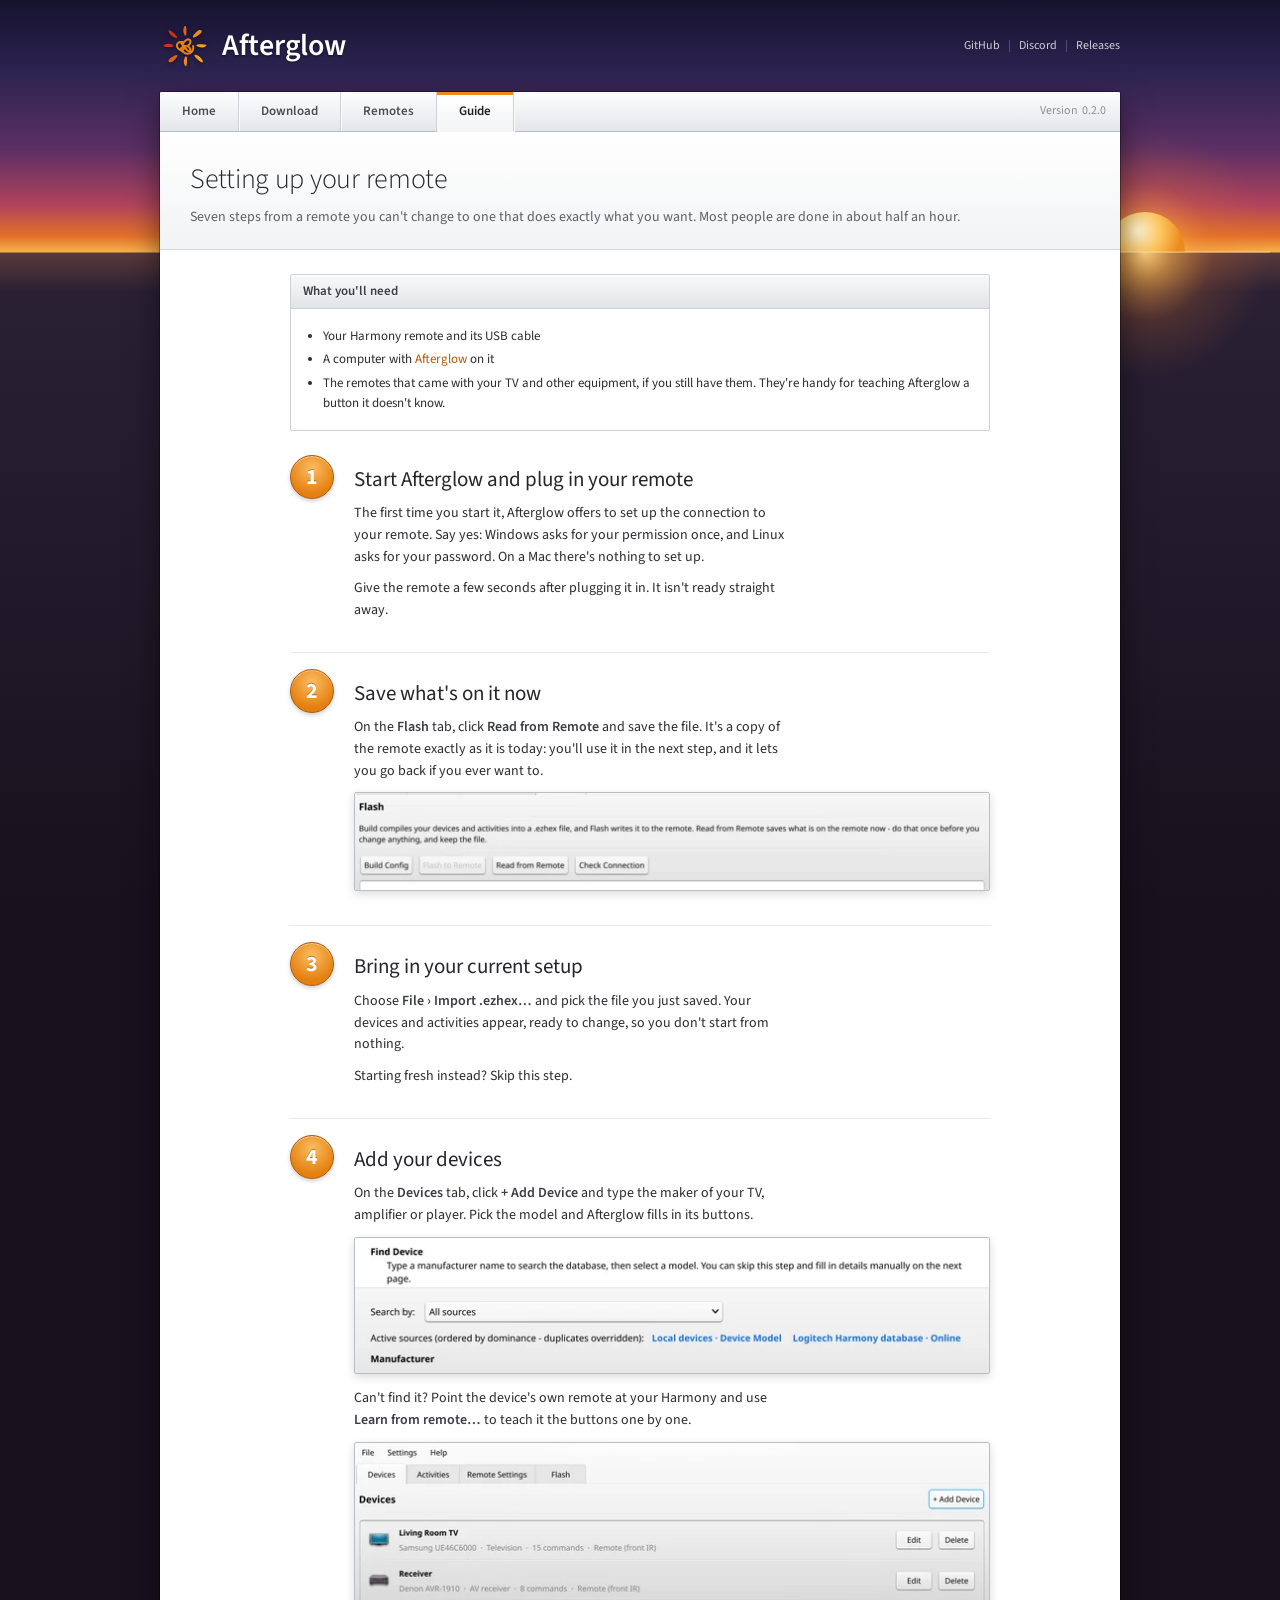
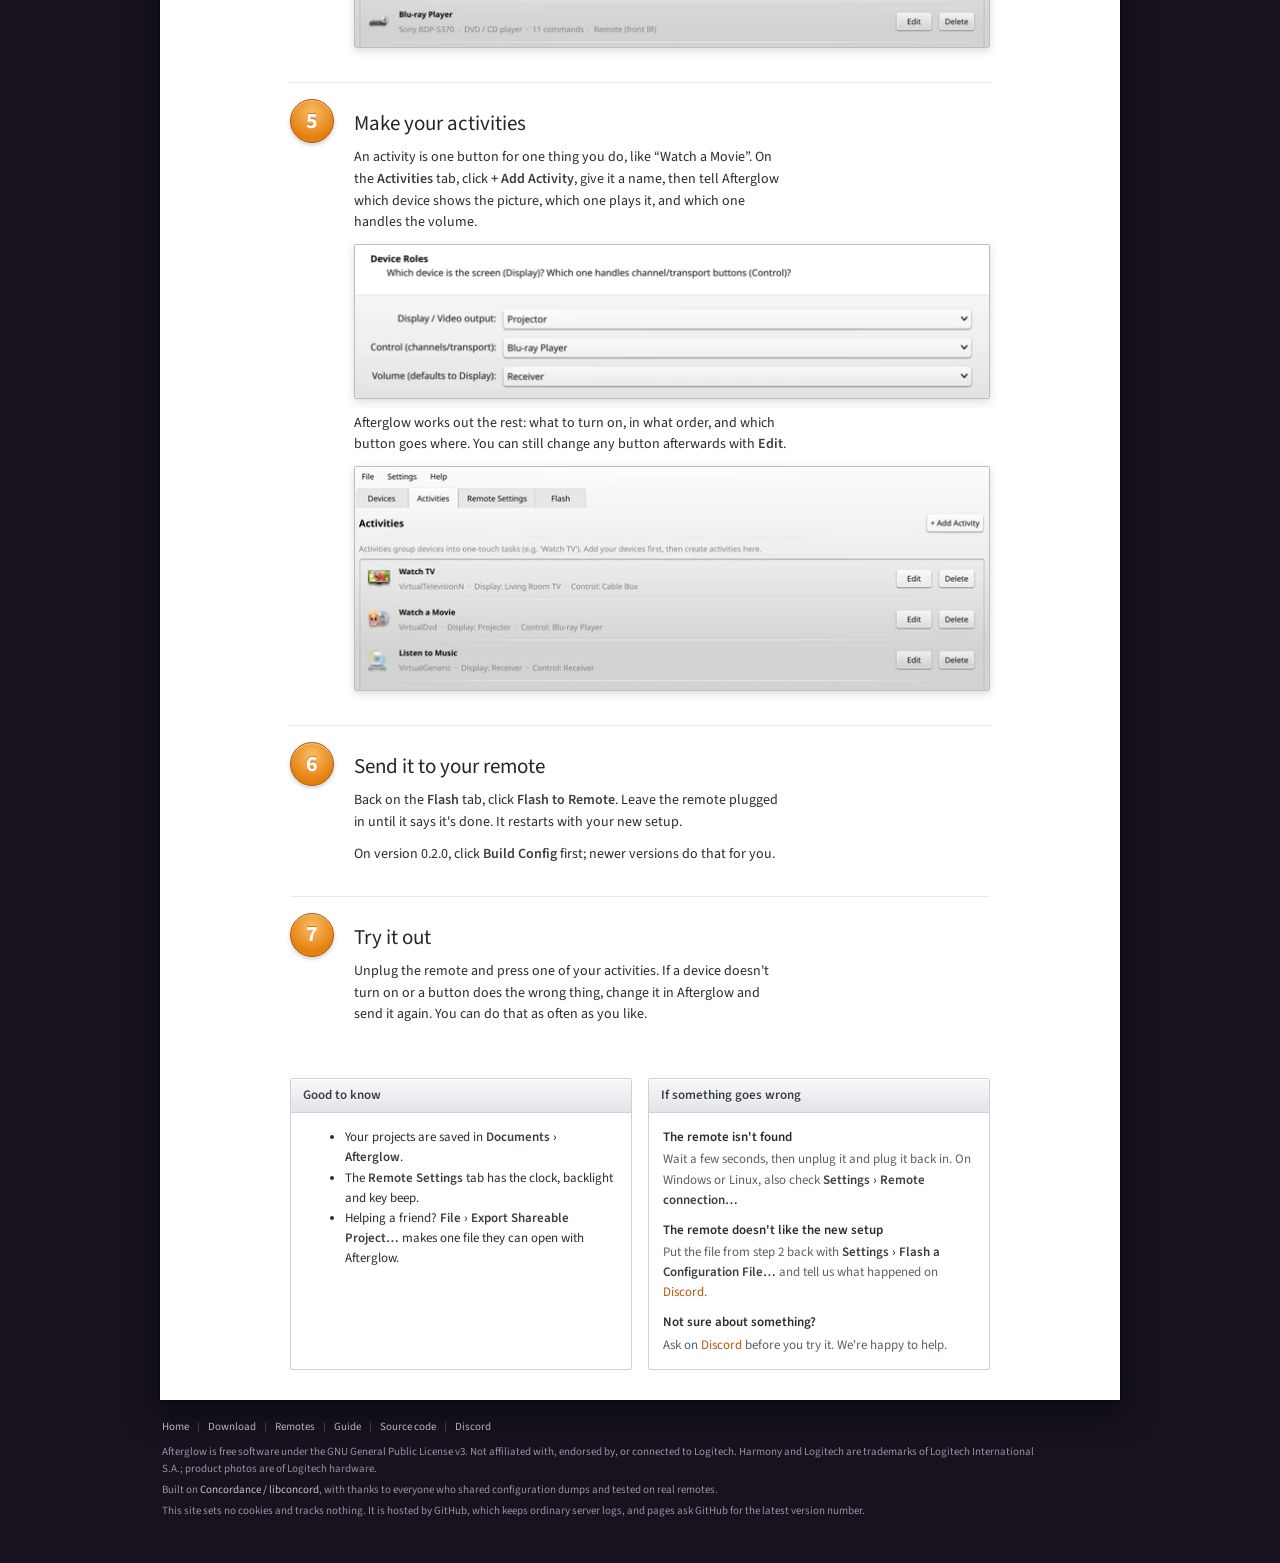
<file: guide.html>
<!doctype html>
<html lang="en">
<head>
<meta charset="utf-8">
<meta name="viewport" content="width=device-width, initial-scale=1, viewport-fit=cover">
<title>How to set up your Harmony remote – Afterglow guide</title>
<meta name="description" content="Set up your Logitech Harmony remote with Afterglow in seven steps: plug it in, bring in your setup, add devices and activities, and send it to the remote.">
<meta property="og:type" content="website">
<meta property="og:site_name" content="Afterglow">
<meta property="og:title" content="How to set up your Harmony remote – Afterglow">
<meta property="og:description" content="Set up your Logitech Harmony remote with Afterglow in seven steps: plug it in, bring in your setup, add devices and activities, and send it to the remote.">
<meta property="og:url" content="https://harmonic-afterglow.github.io/guide.html">
<meta property="og:image" content="https://harmonic-afterglow.github.io/img/preview.jpg">
<meta property="og:image:width" content="1200">
<meta property="og:image:height" content="630">
<meta property="og:image:alt" content="Afterglow: Your Harmony still works. Now set it up again.">
<meta name="twitter:card" content="summary_large_image">
<meta name="theme-color" content="#2c2350">
<link rel="canonical" href="https://harmonic-afterglow.github.io/guide.html">
<link rel="icon" href="img/afterglow-icon.svg" type="image/svg+xml">
<link rel="icon" href="img/afterglow-icon-192.png" type="image/png" sizes="192x192">
<link rel="apple-touch-icon" href="img/apple-touch-icon.png">
<link rel="preload" href="fonts/source-sans-3-latin.woff2" as="font" type="font/woff2" crossorigin>
<link rel="stylesheet" href="css/fonts.css?v=b1ec3b3e4f">
<link rel="stylesheet" href="css/site.css?v=a688007caa">
<script>
  /* 'js' lets the CSS show script-driven parts from the first paint. The page itself stays
     unpainted until its font is in and its scripts have run (a moment with the font preload
     above; never more than 0.8 s), so nothing reflows or rearranges in front of the visitor.
     This sits after the stylesheets on purpose: by then the font is declared, so asking for
     it really waits for it. */
  (function (root) {
    root.classList.add('js', 'fonts-wait');
    var waiting = 2;
    var done = function () { if (--waiting <= 0) root.classList.remove('fonts-wait'); };
    if (document.fonts && document.fonts.load) document.fonts.load('16px "Source Sans 3"').then(done, done);
    else done();
    document.addEventListener('DOMContentLoaded', done);
    setTimeout(function () { root.classList.remove('fonts-wait'); }, 800);
  }(document.documentElement));
</script>
</head>
<body>
<a class="skip" href="#main">Skip to content</a>

<div class="site">
  <img class="sun" src="img/sun.svg" alt="">

  <header class="masthead">
    <a class="brand" href="index.html">
      <img src="img/afterglow-icon.svg" alt="">
      <span class="brand-name">Afterglow</span>
    </a>
    <ul class="utility">
      <li><a href="https://github.com/harmonic-afterglow/afterglow">GitHub</a></li>
      <li><a href="https://discord.gg/GEUdc2FfRH">Discord</a></li>
      <li><a href="https://github.com/harmonic-afterglow/afterglow/releases">Releases</a></li>
    </ul>
  </header>

  <div class="panel">
    <nav aria-label="Sections">
      <ul class="tabs">
        <li><a href="index.html">Home</a></li>
        <li><a href="download.html">Download</a></li>
        <li><a href="remotes.html">Remotes</a></li>
        <li><a href="guide.html" aria-current="page">Guide</a></li>
        <li class="tabs-end">Version <span data-rel="version">0.2.0</span></li>
      </ul>
    </nav>

    <main id="main">
      <div class="page-head">
        <h1>Setting up your remote</h1>
        <p>Seven steps from a remote you can't change to one that does exactly what you want.
          Most people are done in about half an hour.</p>
      </div>

      <div class="content guide">
        <section class="box need">
          <h2>What you'll need</h2>
          <div class="box-body">
            <ul>
              <li>Your Harmony remote and its USB cable</li>
              <li>A computer with <a href="download.html">Afterglow</a> on it</li>
              <li>The remotes that came with your TV and other equipment, if you still have them.
                They're handy for teaching Afterglow a button it doesn't know.</li>
            </ul>
          </div>
        </section>

        <ol class="guide-steps">
          <li id="start">
            <h2>Start Afterglow and plug in your remote</h2>
            <p>The first time you start it, Afterglow offers to set up the connection to your
              remote. Say yes: Windows asks for your permission once, and Linux asks for your
              password. On a Mac there's nothing to set up.</p>
            <p>Give the remote a few seconds after plugging it in. It isn't ready straight away.</p>
          </li>

          <li id="backup">
            <h2>Save what's on it now</h2>
            <p>On the <span class="menu-path">Flash</span> tab, click <span class="menu-path">Read from Remote</span>
              and save the file. It's a copy of the remote exactly as it is today: you'll use it in the next
              step, and it lets you go back if you ever want to.</p>
            <figure class="shot-frame"><picture><source media="(prefers-color-scheme: dark)" srcset="img/guide/flash-dark-1x.webp 1x, img/guide/flash-dark-2x.webp 2x"><img src="img/guide/flash-1x.webp" srcset="img/guide/flash-1x.webp 1x, img/guide/flash-2x.webp 2x" width="640" height="98" alt="The Flash tab's buttons: Build Config, Flash to Remote, Read from Remote, Check Connection"></picture></figure>
          </li>

          <li id="import"><span id="setup" class="anchor"></span>
            <h2>Bring in your current setup</h2>
            <p>Choose <span class="menu-path">File › Import .ezhex…</span> and pick the file you just saved.
              Your devices and activities appear, ready to change, so you don't start from nothing.</p>
            <p>Starting fresh instead? Skip this step.</p>
          </li>

          <li id="devices">
            <h2>Add your devices</h2>
            <p>On the <span class="menu-path">Devices</span> tab, click <span class="menu-path">+ Add Device</span>
              and type the maker of your TV, amplifier or player. Pick the model and Afterglow fills in its buttons.</p>
            <figure class="shot-frame"><picture><source media="(prefers-color-scheme: dark)" srcset="img/guide/find-device-dark-1x.webp 1x, img/guide/find-device-dark-2x.webp 2x"><img src="img/guide/find-device-1x.webp" srcset="img/guide/find-device-1x.webp 1x, img/guide/find-device-2x.webp 2x" width="640" height="137" alt="Finding a device by its maker"></picture></figure>
            <p>Can't find it? Point the device's own remote at your Harmony and use
              <span class="menu-path">Learn from remote…</span> to teach it the buttons one by one.</p>
            <figure class="shot-frame"><picture><source media="(prefers-color-scheme: dark)" srcset="img/guide/devices-dark-1x.webp 1x, img/guide/devices-dark-2x.webp 2x"><img src="img/guide/devices-1x.webp" srcset="img/guide/devices-1x.webp 1x, img/guide/devices-2x.webp 2x" width="640" height="206" alt="The Devices tab with a TV, a receiver and a Blu-ray player"></picture></figure>
          </li>

          <li id="activities"><span id="what" class="anchor"></span>
            <h2>Make your activities</h2>
            <p>An activity is one button for one thing you do, like “Watch a Movie”. On the
              <span class="menu-path">Activities</span> tab, click <span class="menu-path">+ Add Activity</span>,
              give it a name, then tell Afterglow which device shows the picture, which one plays it,
              and which one handles the volume.</p>
            <figure class="shot-frame"><picture><source media="(prefers-color-scheme: dark)" srcset="img/guide/device-roles-dark-1x.webp 1x, img/guide/device-roles-dark-2x.webp 2x"><img src="img/guide/device-roles-1x.webp" srcset="img/guide/device-roles-1x.webp 1x, img/guide/device-roles-2x.webp 2x" width="640" height="154" alt="Choosing the projector for the picture, the Blu-ray player for control and the receiver for volume"></picture></figure>
            <p>Afterglow works out the rest: what to turn on, in what order, and which button goes where.
              You can still change any button afterwards with <span class="menu-path">Edit</span>.</p>
            <figure class="shot-frame"><picture><source media="(prefers-color-scheme: dark)" srcset="img/guide/activities-dark-1x.webp 1x, img/guide/activities-dark-2x.webp 2x"><img src="img/guide/activities-1x.webp" srcset="img/guide/activities-1x.webp 1x, img/guide/activities-2x.webp 2x" width="640" height="225" alt="The Activities tab with Watch TV, Watch a Movie and Listen to Music"></picture></figure>
          </li>

          <li id="flash">
            <h2>Send it to your remote</h2>
            <p>Back on the <span class="menu-path">Flash</span> tab, click <span class="menu-path">Flash to Remote</span>.
              Leave the remote plugged in until it says it's done. It restarts with your new setup.</p>
            <p>On version 0.2.0, click <span class="menu-path">Build Config</span> first; newer versions do that for you.</p>
          </li>

          <li id="try">
            <h2>Try it out</h2>
            <p>Unplug the remote and press one of your activities. If a device doesn't turn on or a
              button does the wrong thing, change it in Afterglow and send it again. You can do that
              as often as you like.</p>
          </li>
        </ol>

        <div class="grid-2">
          <section class="box" id="good-to-know">
            <h2>Good to know</h2>
            <div class="box-body">
              <ul>
                <li>Your projects are saved in <span class="menu-path">Documents › Afterglow</span>.</li>
                <li>The <span class="menu-path">Remote Settings</span> tab has the clock, backlight and key beep.</li>
                <li>Helping a friend? <span class="menu-path">File › Export Shareable Project…</span> makes one
                  file they can open with Afterglow.</li>
              </ul>
            </div>
          </section>

          <section class="box" id="trouble">
            <h2>If something goes wrong</h2>
            <div class="box-body">
              <dl class="faq">
                <dt>The remote isn't found</dt>
                <dd>Wait a few seconds, then unplug it and plug it back in. On Windows or Linux, also check
                  <span class="menu-path">Settings › Remote connection…</span></dd>
                <dt>The remote doesn't like the new setup</dt>
                <dd>Put the file from step 2 back with <span class="menu-path">Settings › Flash a Configuration File…</span>
                  and tell us what happened on <a href="https://discord.gg/GEUdc2FfRH">Discord</a>.</dd>
                <dt>Not sure about something?</dt>
                <dd>Ask on <a href="https://discord.gg/GEUdc2FfRH">Discord</a> before you try it. We're happy to help.</dd>
              </dl>
            </div>
          </section>
        </div>
      </div>
    </main>
  </div>
</div>

<footer class="footer">
  <ul>
    <li><a href="index.html">Home</a></li>
    <li><a href="download.html">Download</a></li>
    <li><a href="remotes.html">Remotes</a></li>
    <li><a href="guide.html">Guide</a></li>
    <li><a href="https://github.com/harmonic-afterglow/afterglow">Source code</a></li>
    <li><a href="https://discord.gg/GEUdc2FfRH">Discord</a></li>
  </ul>
  <p>Afterglow is free software under the GNU General Public License v3. Not affiliated with, endorsed by, or connected to Logitech.
    Harmony and Logitech are trademarks of Logitech International S.A.; product photos are of Logitech hardware.</p>
  <p>Built on <a href="https://github.com/jaymzh/concordance">Concordance / libconcord</a>, with thanks to everyone who shared configuration dumps and tested on real remotes.</p>
  <p>This site sets no cookies and tracks nothing. It is hosted by GitHub, which keeps ordinary server logs, and pages ask GitHub for the latest version number.</p>
</footer>
<script src="js/releases.js?v=2af3d71e98"></script>
</body>
</html>
</file>
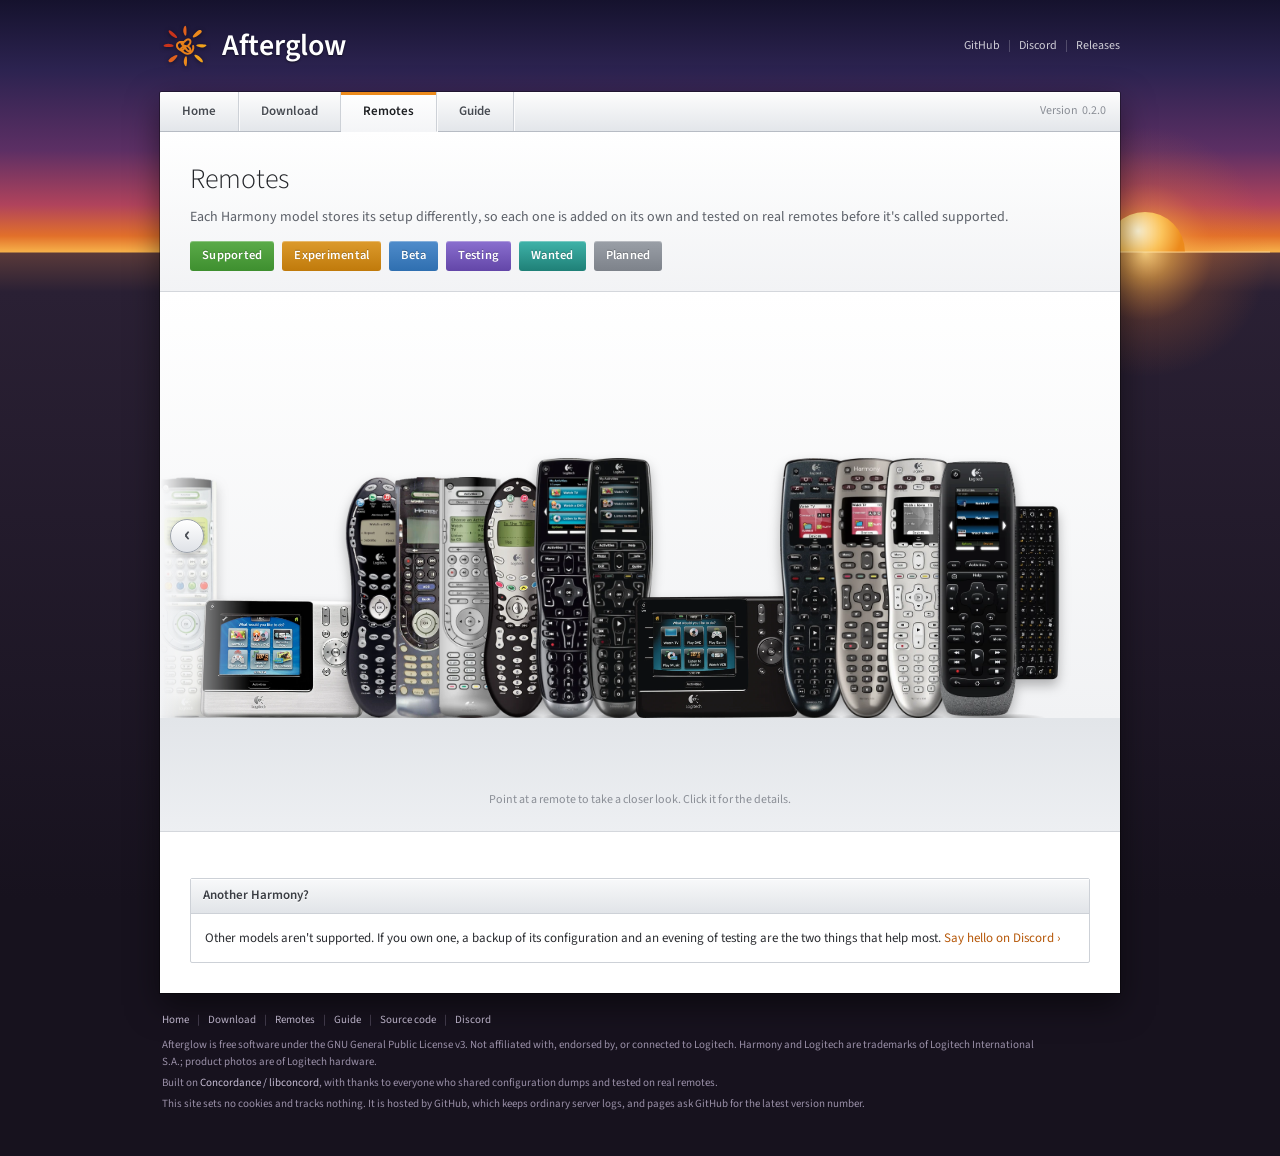
<file: remotes.html>
<!doctype html>
<html lang="en">
<head>
<meta charset="utf-8">
<meta name="viewport" content="width=device-width, initial-scale=1, viewport-fit=cover">
<title>Which Logitech Harmony remotes work – Afterglow</title>
<meta name="description" content="Which Logitech Harmony remotes Afterglow can set up: the Harmony 900 and the One and One+ (in the beta), the 1100 as an experiment, the 800, 600, 650, 665 and 700 in beta, and the 688, 670, 676, 510, 515, 520, 550, 555, SST-768 and Harmony for Xbox 360 in testing.">
<meta property="og:type" content="website">
<meta property="og:site_name" content="Afterglow">
<meta property="og:title" content="Which Logitech Harmony remotes work with Afterglow">
<meta property="og:description" content="Which Logitech Harmony remotes Afterglow can set up: the Harmony 900 and the One and One+ (in the beta), the 1100 as an experiment, the 800, 600, 650, 665 and 700 in beta, and the 688, 670, 676, 510, 515, 520, 550, 555, SST-768 and Harmony for Xbox 360 in testing.">
<meta property="og:url" content="https://harmonic-afterglow.github.io/remotes.html">
<meta property="og:image" content="https://harmonic-afterglow.github.io/img/preview.jpg">
<meta property="og:image:width" content="1200">
<meta property="og:image:height" content="630">
<meta property="og:image:alt" content="Afterglow: Your Harmony still works. Now set it up again.">
<meta name="twitter:card" content="summary_large_image">
<meta name="theme-color" content="#2c2350">
<link rel="canonical" href="https://harmonic-afterglow.github.io/remotes.html">
<link rel="icon" href="img/afterglow-icon.svg" type="image/svg+xml">
<link rel="icon" href="img/afterglow-icon-192.png" type="image/png" sizes="192x192">
<link rel="apple-touch-icon" href="img/apple-touch-icon.png">
<link rel="preload" href="fonts/source-sans-3-latin.woff2" as="font" type="font/woff2" crossorigin>
<link rel="stylesheet" href="css/fonts.css?v=b1ec3b3e4f">
<link rel="stylesheet" href="css/site.css?v=a688007caa">
<script>
  /* 'js' lets the CSS show script-driven parts from the first paint. The page itself stays
     unpainted until its font is in and its scripts have run (a moment with the font preload
     above; never more than 0.8 s), so nothing reflows or rearranges in front of the visitor.
     This sits after the stylesheets on purpose: by then the font is declared, so asking for
     it really waits for it. */
  (function (root) {
    root.classList.add('js', 'fonts-wait');
    var waiting = 2;
    var done = function () { if (--waiting <= 0) root.classList.remove('fonts-wait'); };
    if (document.fonts && document.fonts.load) document.fonts.load('16px "Source Sans 3"').then(done, done);
    else done();
    document.addEventListener('DOMContentLoaded', done);
    setTimeout(function () { root.classList.remove('fonts-wait'); }, 800);
  }(document.documentElement));
</script>
</head>
<body>
<a class="skip" href="#main">Skip to content</a>

<div class="site">
  <img class="sun" src="img/sun.svg" alt="">

  <header class="masthead">
    <a class="brand" href="index.html">
      <img src="img/afterglow-icon.svg" alt="">
      <span class="brand-name">Afterglow</span>
    </a>
    <ul class="utility">
      <li><a href="https://github.com/harmonic-afterglow/afterglow">GitHub</a></li>
      <li><a href="https://discord.gg/GEUdc2FfRH">Discord</a></li>
      <li><a href="https://github.com/harmonic-afterglow/afterglow/releases">Releases</a></li>
    </ul>
  </header>

  <div class="panel">
    <nav aria-label="Sections">
      <ul class="tabs">
        <li><a href="index.html">Home</a></li>
        <li><a href="download.html">Download</a></li>
        <li><a href="remotes.html" aria-current="page">Remotes</a></li>
        <li><a href="guide.html">Guide</a></li>
        <li class="tabs-end">Version <span data-rel="version">0.2.0</span></li>
      </ul>
    </nav>

    <main id="main">
      <div class="page-head">
        <h1>Remotes</h1>
        <p>Each Harmony model stores its setup differently, so each one is added on its own and
          tested on real remotes before it's called supported.</p>
        <!-- with JavaScript the labels filter the dock, and each one's meaning shows on hover -->
        <ul class="status-key" aria-label="What the labels mean">
          <li><button class="status status-ok" type="button" data-status="ok" aria-pressed="false" aria-describedby="tip-ok">Supported</button> <span class="status-tip" id="tip-ok">In every release and tested on real remotes.</span></li>
          <li><button class="status status-warn" type="button" data-status="warn" aria-pressed="false" aria-describedby="tip-warn">Experimental</button> <span class="status-tip" id="tip-warn">Works, but few people have tried it yet. Please report how it goes.</span></li>
          <li><button class="status status-beta" type="button" data-status="beta" aria-pressed="false" aria-describedby="tip-beta">Beta</button> <span class="status-tip" id="tip-beta">In a public test build on the <a href="download.html">download page</a>, not yet in a release.</span></li>
          <li><button class="status status-test" type="button" data-status="test" aria-pressed="false" aria-describedby="tip-test">Testing</button> <span class="status-tip" id="tip-test">Being tried privately with volunteers on <a href="https://discord.gg/GEUdc2FfRH">Discord</a>; not in any download yet.</span></li>
          <li><button class="status status-want" type="button" data-status="want" aria-pressed="false" aria-describedby="tip-want">Wanted</button> <span class="status-tip" id="tip-want">Ready to add as soon as someone with one sends us its configuration on <a href="https://discord.gg/GEUdc2FfRH">Discord</a>.</span></li>
          <li><button class="status status-plan" type="button" data-status="plan" aria-pressed="false" aria-describedby="tip-plan">Planned</button> <span class="status-tip" id="tip-plan">Not usable with Afterglow yet.</span></li>
          <li class="status-all" hidden><button type="button">Show all</button></li>
        </ul>
      </div>

      <section class="dock-stage" aria-label="Remotes">
        <!-- each remote is drawn at its real length: --h 260px is 222 mm -->
        <ul class="dock">
          <li><button class="dock-item" type="button" data-target="harmony-sst745" style="--h: 157px">
            <img width="234" height="640" src="img/remotes/harmony-sst745-h640.webp" srcset="img/remotes/harmony-sst745-h640.webp 1x, img/remotes/harmony-sst745-h1200.webp 2x, img/remotes/harmony-sst745-h1800.webp 3x" data-large="img/remotes/harmony-sst745-h960.webp" data-large-srcset="img/remotes/harmony-sst745-h960.webp 1x, img/remotes/harmony-sst745-h1800.webp 2x" alt="">
            <span class="dock-label"><strong>Harmony SST-745</strong> <span class="status status-want">Wanted</span></span>
          </button></li>
          <li><button class="dock-item" type="button" data-target="harmony-sst748" style="--h: 182px">
            <img width="220" height="640" src="img/remotes/harmony-sst748-h640.webp" srcset="img/remotes/harmony-sst748-h640.webp 1x, img/remotes/harmony-sst748-h1200.webp 2x, img/remotes/harmony-sst748-h1800.webp 3x" data-large="img/remotes/harmony-sst748-h960.webp" data-large-srcset="img/remotes/harmony-sst748-h960.webp 1x, img/remotes/harmony-sst748-h1800.webp 2x" alt="">
            <span class="dock-label"><strong>Harmony SST-748</strong> <span class="status status-want">Wanted</span></span>
          </button></li>
          <li><button class="dock-item" type="button" data-target="harmony-sst768" style="--h: 182px">
            <img width="220" height="640" src="img/remotes/harmony-sst768-h640.webp" srcset="img/remotes/harmony-sst768-h640.webp 1x, img/remotes/harmony-sst768-h1200.webp 2x, img/remotes/harmony-sst768-h1800.webp 3x" data-large="img/remotes/harmony-sst768-h960.webp" data-large-srcset="img/remotes/harmony-sst768-h960.webp 1x, img/remotes/harmony-sst768-h1800.webp 2x" alt="">
            <span class="dock-label"><strong>Harmony SST-768</strong> <span class="status status-test">Testing</span></span>
          </button></li>
          <li><button class="dock-item" type="button" data-target="harmony-659" style="--h: 241px">
            <img width="187" height="640" src="img/remotes/harmony-659-h640.webp" srcset="img/remotes/harmony-659-h640.webp 1x" data-large="img/remotes/harmony-659-h640.webp" data-large-srcset="img/remotes/harmony-659-h640.webp 1x" alt="">
            <span class="dock-label"><strong>Harmony 659 / 655</strong> <span class="status status-want">Wanted</span></span>
          </button></li>
          <li><button class="dock-item" type="button" data-target="harmony-688" style="--h: 241px">
            <img width="182" height="640" src="img/remotes/harmony-688-h640.webp" srcset="img/remotes/harmony-688-h640.webp 1x, img/remotes/harmony-688-h1200.webp 2x, img/remotes/harmony-688-h1800.webp 3x" data-large="img/remotes/harmony-688-h960.webp" data-large-srcset="img/remotes/harmony-688-h960.webp 1x, img/remotes/harmony-688-h1800.webp 2x" alt="">
            <span class="dock-label"><strong>Harmony 688</strong> <span class="status status-test">Testing</span></span>
          </button></li>
          <li><button class="dock-item" type="button" data-target="harmony-676" style="--h: 241px">
            <img width="183" height="640" src="img/remotes/harmony-676-h640.webp" srcset="img/remotes/harmony-676-h640.webp 1x" data-large="img/remotes/harmony-676-h640.webp" data-large-srcset="img/remotes/harmony-676-h640.webp 1x" alt="">
            <span class="dock-label"><strong>Harmony 676 / 675</strong> <span class="status status-test">Testing</span> <span class="status status-want">Wanted</span></span>
          </button></li>
          <li><button class="dock-item" type="button" data-target="harmony-628" style="--h: 241px">
            <img width="184" height="640" src="img/remotes/harmony-628-h640.webp" srcset="img/remotes/harmony-628-h640.webp 1x" data-large="img/remotes/harmony-628-h640.webp" data-large-srcset="img/remotes/harmony-628-h640.webp 1x" alt="">
            <span class="dock-label"><strong>Harmony 628</strong> <span class="status status-want">Wanted</span></span>
          </button></li>
          <li><button class="dock-item" type="button" data-target="harmony-680" style="--h: 241px">
            <img width="187" height="640" src="img/remotes/harmony-680-h640.webp" srcset="img/remotes/harmony-680-h640.webp 1x" data-large="img/remotes/harmony-680-h640.webp" data-large-srcset="img/remotes/harmony-680-h640.webp 1x" alt="">
            <span class="dock-label"><strong>Harmony 680</strong> <span class="status status-want">Wanted</span></span>
          </button></li>
          <li><button class="dock-item" type="button" data-target="harmony-880" style="--h: 241px">
            <img width="183" height="640" src="img/remotes/harmony-880-h640.webp" srcset="img/remotes/harmony-880-h640.webp 1x, img/remotes/harmony-880-h960.webp 2x" data-large="img/remotes/harmony-880-h960.webp" data-large-srcset="img/remotes/harmony-880-h960.webp 1x" alt="">
            <span class="dock-label"><strong>Harmony 880</strong> <span class="status status-plan">Planned</span></span>
          </button></li>
          <li><button class="dock-item" type="button" data-target="harmony-520" style="--h: 241px">
            <img width="164" height="640" src="img/remotes/harmony-520-h640.webp" srcset="img/remotes/harmony-520-h640.webp 1x" data-large="img/remotes/harmony-520-h640.webp" data-large-srcset="img/remotes/harmony-520-h640.webp 1x" alt="">
            <span class="dock-label"><strong>Harmony 520</strong> <span class="status status-test">Testing</span></span>
          </button></li>
          <li><button class="dock-item" type="button" data-target="harmony-670" style="--h: 241px">
            <img width="183" height="640" src="img/remotes/harmony-670-h640.webp" srcset="img/remotes/harmony-670-h640.webp 1x" data-large="img/remotes/harmony-670-h640.webp" data-large-srcset="img/remotes/harmony-670-h640.webp 1x" alt="">
            <span class="dock-label"><strong>Harmony 670</strong> <span class="status status-test">Testing</span></span>
          </button></li>
          <li><button class="dock-item" type="button" data-target="harmony-522" style="--h: 241px">
            <img width="164" height="640" src="img/remotes/harmony-522-h640.webp" srcset="img/remotes/harmony-522-h640.webp 1x" data-large="img/remotes/harmony-522-h640.webp" data-large-srcset="img/remotes/harmony-522-h640.webp 1x" alt="">
            <span class="dock-label"><strong>Harmony 522</strong> <span class="status status-want">Wanted</span></span>
          </button></li>
          <li><button class="dock-item" type="button" data-target="harmony-555" style="--h: 241px">
            <img width="166" height="640" src="img/remotes/harmony-555-h640.webp" srcset="img/remotes/harmony-555-h640.webp 1x, img/remotes/harmony-555-h960.webp 2x" data-large="img/remotes/harmony-555-h960.webp" data-large-srcset="img/remotes/harmony-555-h960.webp 1x" alt="">
            <span class="dock-label"><strong>Harmony 550 / 555</strong> <span class="status status-test">Testing</span></span>
          </button></li>
          <li><button class="dock-item" type="button" data-target="harmony-xbox360" style="--h: 241px">
            <img width="170" height="640" src="img/remotes/harmony-xbox360-h640.webp" srcset="img/remotes/harmony-xbox360-h640.webp 1x" data-large="img/remotes/harmony-xbox360-h960.webp" data-large-srcset="img/remotes/harmony-xbox360-h960.webp 1x" alt="">
            <span class="dock-label"><strong>Harmony for Xbox 360</strong> <span class="status status-test">Testing</span></span>
          </button></li>
          <li><button class="dock-item is-wide" type="button" data-target="harmony-1000" style="--h: 119px">
            <img width="640" height="468" src="img/remotes/harmony-1000-w640.webp" srcset="img/remotes/harmony-1000-w640.webp 1x" data-large="img/remotes/harmony-1000-w640.webp" data-large-srcset="img/remotes/harmony-1000-w640.webp 1x" alt="">
            <span class="dock-label"><strong>Harmony 1000</strong> <span class="status status-plan">Planned</span></span>
          </button></li>
          <li><button class="dock-item" type="button" data-target="harmony-620" style="--h: 241px">
            <img width="182" height="640" src="img/remotes/harmony-620-h640.webp" srcset="img/remotes/harmony-620-h640.webp 1x" data-large="img/remotes/harmony-620-h640.webp" data-large-srcset="img/remotes/harmony-620-h640.webp 1x" alt="">
            <span class="dock-label"><strong>Harmony 620</strong> <span class="status status-want">Wanted</span></span>
          </button></li>
          <li><button class="dock-item" type="button" data-target="telus-advanced" style="--h: 241px">
            <img width="165" height="640" src="img/remotes/telus-advanced-h640.webp" srcset="img/remotes/telus-advanced-h640.webp 1x, img/remotes/telus-advanced-h1200.webp 2x" data-large="img/remotes/telus-advanced-h960.webp" data-large-srcset="img/remotes/telus-advanced-h960.webp 1x" alt="">
            <span class="dock-label"><strong>Telus Advanced Remote</strong> <span class="status status-want">Wanted</span></span>
          </button></li>
          <li><button class="dock-item" type="button" data-target="harmony-510" style="--h: 241px">
            <img width="163" height="640" src="img/remotes/harmony-510-h640.webp" srcset="img/remotes/harmony-510-h640.webp 1x" data-large="img/remotes/harmony-510-h640.webp" data-large-srcset="img/remotes/harmony-510-h640.webp 1x" alt="">
            <span class="dock-label"><strong>Harmony 510 / 515</strong> <span class="status status-test">Testing</span></span>
          </button></li>
          <li><button class="dock-item" type="button" data-target="harmony-610" style="--h: 241px">
            <img width="184" height="640" src="img/remotes/harmony-610-h640.webp" srcset="img/remotes/harmony-610-h640.webp 1x" data-large="img/remotes/harmony-610-h640.webp" data-large-srcset="img/remotes/harmony-610-h640.webp 1x" alt="">
            <span class="dock-label"><strong>Harmony 610</strong> <span class="status status-want">Wanted</span></span>
          </button></li>
          <li><button class="dock-item" type="button" data-target="harmony-one" style="--h: 260px">
            <img width="170" height="640" src="img/remotes/harmony-one-h640.webp" srcset="img/remotes/harmony-one-h640.webp 1x, img/remotes/harmony-one-h1200.webp 2x, img/remotes/harmony-one-h1800.webp 3x" data-large="img/remotes/harmony-one-h960.webp" data-large-srcset="img/remotes/harmony-one-h960.webp 1x, img/remotes/harmony-one-h1800.webp 2x" alt="">
            <span class="dock-label"><strong>Harmony One / One+</strong> <span class="status status-ok">Supported</span> <span class="status status-beta">Beta</span></span>
          </button></li>
          <li><button class="dock-item" type="button" data-target="harmony-900" style="--h: 260px">
            <img width="168" height="640" src="img/remotes/harmony-900-h640.webp" srcset="img/remotes/harmony-900-h640.webp 1x, img/remotes/harmony-900-h1200.webp 2x, img/remotes/harmony-900-h1800.webp 3x" data-large="img/remotes/harmony-900-h960.webp" data-large-srcset="img/remotes/harmony-900-h960.webp 1x, img/remotes/harmony-900-h1800.webp 2x" alt="">
            <span class="dock-label"><strong>Harmony 900</strong> <span class="status status-ok">Supported</span></span>
          </button></li>
          <li><button class="dock-item is-wide" type="button" data-target="harmony-1100" style="--h: 122px">
            <img width="640" height="480" src="img/remotes/harmony-1100-w640.webp" srcset="img/remotes/harmony-1100-w640.webp 1x, img/remotes/harmony-1100-w960.webp 2x, img/remotes/harmony-1100-w1200.webp 3x" data-large="img/remotes/harmony-1100-w960.webp" data-large-srcset="img/remotes/harmony-1100-w960.webp 1x, img/remotes/harmony-1100-w1800.webp 2x" alt="">
            <span class="dock-label"><strong>Harmony 1100</strong> <span class="status status-warn">Experimental</span></span>
          </button></li>
          <li><button class="dock-item" type="button" data-target="harmony-700" style="--h: 260px">
            <img width="173" height="640" src="img/remotes/harmony-700-h640.webp" srcset="img/remotes/harmony-700-h640.webp 1x, img/remotes/harmony-700-h1200.webp 2x, img/remotes/harmony-700-h1800.webp 3x" data-large="img/remotes/harmony-700-h960.webp" data-large-srcset="img/remotes/harmony-700-h960.webp 1x, img/remotes/harmony-700-h1800.webp 2x" alt="">
            <span class="dock-label"><strong>Harmony 700</strong> <span class="status status-warn">Experimental</span> <span class="status status-beta">Beta</span></span>
          </button></li>
          <li><button class="dock-item" type="button" data-target="harmony-650" style="--h: 260px">
            <img width="171" height="640" src="img/remotes/harmony-650-h640.webp" srcset="img/remotes/harmony-650-h640.webp 1x, img/remotes/harmony-650-h960.webp 2x, img/remotes/harmony-650-h1200.webp 3x" data-large="img/remotes/harmony-650-h960.webp" data-large-srcset="img/remotes/harmony-650-h960.webp 1x, img/remotes/harmony-650-h1200.webp 2x" alt="">
            <span class="dock-label"><strong>Harmony 650 / 665</strong> <span class="status status-warn">Experimental</span> <span class="status status-beta">Beta</span></span>
          </button></li>
          <li><button class="dock-item" type="button" data-target="harmony-600" style="--h: 260px">
            <img width="171" height="640" src="img/remotes/harmony-600-h640.webp" srcset="img/remotes/harmony-600-h640.webp 1x, img/remotes/harmony-600-h1200.webp 2x, img/remotes/harmony-600-h1800.webp 3x" data-large="img/remotes/harmony-600-h960.webp" data-large-srcset="img/remotes/harmony-600-h960.webp 1x, img/remotes/harmony-600-h1800.webp 2x" alt="">
            <span class="dock-label"><strong>Harmony 600</strong> <span class="status status-warn">Experimental</span> <span class="status status-beta">Beta</span></span>
          </button></li>
          <li><button class="dock-item" type="button" data-target="harmony-800" style="--h: 260px">
            <img width="309" height="640" src="img/remotes/harmony-800-h640.webp" srcset="img/remotes/harmony-800-h640.webp 1x, img/remotes/harmony-800-h1200.webp 2x, img/remotes/harmony-800-h1800.webp 3x" data-large="img/remotes/harmony-800-h960.webp" data-large-srcset="img/remotes/harmony-800-h960.webp 1x, img/remotes/harmony-800-h1800.webp 2x" alt="">
            <span class="dock-label"><strong>Harmony 800</strong> <span class="status status-warn">Experimental</span> <span class="status status-beta">Beta</span></span>
          </button></li>
        </ul>
        <p class="dock-hint">Point at a remote to take a closer look. Click it for the details.</p>
        <p class="dock-caption" aria-live="polite"></p>

        <div class="detail" hidden>
          <button class="detail-back btn btn-plain" type="button">‹ All remotes</button>
          <div class="detail-photo"><img alt=""></div>
          <div class="detail-info remote-info"></div>
        </div>
      </section>

      <div class="content">
        <div class="remote-list">
          <article class="remote" id="harmony-900">
            <div class="remote-photo">
              <img src="img/remotes/harmony-900-h320.webp" srcset="img/remotes/harmony-900-h320.webp 1x, img/remotes/harmony-900-h640.webp 2x, img/remotes/harmony-900-h960.webp 3x" width="68" height="260" alt="Harmony 900, front">
            </div>
            <div class="remote-info">
              <h2>Harmony 900 <span class="status status-ok">Supported</span></h2>
              <p class="year">2009</p>
              <p>Everything you could set up with Logitech's software:</p>
              <ul>
                <li>Devices and activities, including which device each button controls in an activity</li>
                <li>Every physical button, and the power plan: what turns on, in what order, and what turns off</li>
                <li>Input switching and channel entry for each device</li>
                <li>IR output per device: the remote's own emitter, or the RF blaster and its two mini emitters; new blasters can be paired</li>
                <li>Remote settings and the icons the remote shows</li>
              </ul>
            </div>
          </article>

          <article class="remote" id="harmony-1100">
            <div class="remote-photo">
              <img class="wide" src="img/remotes/harmony-1100-w320.webp" srcset="img/remotes/harmony-1100-w320.webp 1x, img/remotes/harmony-1100-w640.webp 2x, img/remotes/harmony-1100-w960.webp 3x" width="200" height="150" alt="Harmony 1100, front">
            </div>
            <div class="remote-info">
              <h2>Harmony 1100 <span class="status status-warn">Experimental</span></h2>
              <p class="year">2009</p>
              <p>Afterglow reads, imports, builds and writes 1100 configurations. Before each write it
                saves what's on the remote, so you can always put it back.</p>
              <ul>
                <li>Devices and activities, with every button and the power plan</li>
                <li>The touchscreen as the 1100 shows it: transport, numbers, favourites with their logos, and your own page of buttons</li>
                <li>The optional RF extender isn't supported yet, so the 1100 stays experimental until it is.</li>
              </ul>
            </div>
          </article>

          <article class="remote" id="harmony-one">
            <div class="remote-photo">
              <img src="img/remotes/harmony-one-h320.webp" srcset="img/remotes/harmony-one-h320.webp 1x, img/remotes/harmony-one-h640.webp 2x, img/remotes/harmony-one-h960.webp 3x" width="68" height="260" alt="Harmony One, front (the One+ looks the same)">
            </div>
            <div class="remote-info">
              <h2>Harmony One / One+ <span class="status status-ok">Supported</span> <span class="status status-beta">Beta</span></h2>
              <p class="year">2008</p>
              <p>The later Harmony One+ is the same remote with newer software inside. Afterglow
                sets up both the same way, so everything here goes for either.</p>
              <p>The One is supported in the beta. Afterglow builds its setup from your devices and
                activities, or brings in the one already on your remote:</p>
              <ul>
                <li>Devices and activities with their pages, favourite channels, and the welcome after flashing</li>
                <li>Its settings: how long the screen stays lit, the 12- or 24-hour clock, the Remote Assistant and the language</li>
              </ul>
              <p class="remote-cta">Get the beta from the <a href="download.html">download page</a>, under “Try the next version”, and tell us how it goes on the <a href="https://discord.gg/GEUdc2FfRH">Discord</a>.</p>
            </div>
          </article>

          <article class="remote" id="harmony-800">
            <div class="remote-photo">
              <img src="img/remotes/harmony-800-h320.webp" srcset="img/remotes/harmony-800-h320.webp 1x, img/remotes/harmony-800-h640.webp 2x, img/remotes/harmony-800-h960.webp 3x" width="125" height="260" alt="Harmony 800 with its keyboard slid out">
            </div>
            <div class="remote-info">
              <h2>Harmony 800 <span class="status status-warn">Experimental</span> <span class="status status-beta">Beta</span></h2>
              <p class="year">Prototype, never sold</p>
              <p>Logitech never sold the 800; only prototypes exist. Afterglow builds its setup from your
                devices and activities, as it does for the One, and a tester's remote runs it: activities
                and devices send their commands, and it sleeps and wakes as it should. It's in the beta and
                comes to a release with the One. So few exist that it stays experimental.</p>
              <ul>
                <li>The slide-out keyboard, the touchpad and learning from other remotes aren't supported yet.</li>
              </ul>
              <p class="remote-cta">Get the beta from the <a href="download.html">download page</a>, under “Try the next version”, and tell us how it goes on the <a href="https://discord.gg/GEUdc2FfRH">Discord</a>.</p>
            </div>
          </article>
          <article class="remote" id="harmony-650">
            <div class="remote-photo">
              <img src="img/remotes/harmony-650-h320.webp" srcset="img/remotes/harmony-650-h320.webp 1x, img/remotes/harmony-650-h640.webp 2x, img/remotes/harmony-650-h960.webp 3x" width="70" height="260" alt="Harmony 650, front (the 665 looks much the same)">
            </div>
            <div class="remote-info">
              <h2>Harmony 650 / 665 <span class="status status-warn">Experimental</span> <span class="status status-beta">Beta</span></h2>
              <p class="year">2010</p>
              <p>The 665 is the 650's later version. The 660 looks the same as the 665; nobody has tried one
                with Afterglow yet, so its configuration is wanted. Afterglow sets both up the same way: it reads what's
                on your remote and builds and writes a new setup. Before each write it saves what's on the
                remote, so you can always put it back.</p>
              <ul>
                <li>Devices and activities, with Logitech's own page layouts</li>
                <li>Choose which activity Watch TV, Watch a Movie and Listen to Music start</li>
                <li>Favourite channels by name; these remotes show no logos</li>
                <li>Logitech's welcome tour after the first flash</li>
              </ul>
              <p class="remote-cta">Get the beta from the <a href="download.html">download page</a>, under “Try the next version”, and tell us how it goes on the <a href="https://discord.gg/GEUdc2FfRH">Discord</a>.</p>
            </div>
          </article>
          <article class="remote" id="harmony-700">
            <div class="remote-photo">
              <img src="img/remotes/harmony-700-h320.webp" srcset="img/remotes/harmony-700-h320.webp 1x, img/remotes/harmony-700-h640.webp 2x, img/remotes/harmony-700-h960.webp 3x" width="71" height="260" alt="Harmony 700, front">
            </div>
            <div class="remote-info">
              <h2>Harmony 700 <span class="status status-warn">Experimental</span> <span class="status status-beta">Beta</span></h2>
              <p class="year">2009</p>
              <p>The 700 is the 650 with a rechargeable battery, and Afterglow sets it up the same way:
                devices and activities, the activity buttons, favourite channels and the welcome tour.</p>
              <p class="remote-cta">Get the beta from the <a href="download.html">download page</a>, under “Try the next version”, and tell us how it goes on the <a href="https://discord.gg/GEUdc2FfRH">Discord</a>.</p>
            </div>
          </article>
          <article class="remote" id="harmony-880">
            <div class="remote-photo">
              <img src="img/remotes/harmony-880-h320.webp" srcset="img/remotes/harmony-880-h320.webp 1x, img/remotes/harmony-880-h640.webp 2x, img/remotes/harmony-880-h960.webp 3x" width="74" height="260" alt="Harmony 880, front">
            </div>
            <div class="remote-info">
              <h2>Harmony 880 <span class="status status-plan">Planned</span></h2>
              <p class="year">2005</p>
              <p>Support is planned. It can't be set up with Afterglow yet.</p>
            </div>
          </article>
          <article class="remote" id="harmony-1000">
            <div class="remote-photo">
              <img class="wide" src="img/remotes/harmony-1000-w320.webp" srcset="img/remotes/harmony-1000-w320.webp 1x, img/remotes/harmony-1000-w640.webp 2x" width="200" height="146" alt="Harmony 1000, front">
            </div>
            <div class="remote-info">
              <h2>Harmony 1000 <span class="status status-plan">Planned</span></h2>
              <p class="year">2006</p>
              <p>The first touch-screen Harmony. Support is planned. It can't be set up with Afterglow yet.</p>
            </div>
          </article>
          <article class="remote" id="harmony-659">
            <div class="remote-photo">
              <img src="img/remotes/harmony-659-h320.webp" srcset="img/remotes/harmony-659-h320.webp 1x, img/remotes/harmony-659-h640.webp 2x" width="76" height="260" alt="Harmony 659, front (the 655 looks the same)">
            </div>
            <div class="remote-info">
              <h2>Harmony 659 / 655 <span class="status status-want">Wanted</span></h2>
              <p class="year">2004</p>
              <p>The 655 is the 659 sold in Europe.</p>
              <p class="remote-cta">Have one? Send us its configuration on the <a href="https://discord.gg/GEUdc2FfRH">Discord</a>.</p>
            </div>
          </article>
          <article class="remote" id="harmony-628">
            <div class="remote-photo">
              <img src="img/remotes/harmony-628-h320.webp" srcset="img/remotes/harmony-628-h320.webp 1x, img/remotes/harmony-628-h640.webp 2x" width="75" height="260" alt="Harmony 628, front">
            </div>
            <div class="remote-info">
              <h2>Harmony 628 <span class="status status-want">Wanted</span></h2>
              <p class="year">2005</p>
              <p>Shaped like the 659, in blue, with its own set of keys. It takes 12 devices instead of the 659's 15.</p>
              <p class="remote-cta">Have one? Send us its configuration on the <a href="https://discord.gg/GEUdc2FfRH">Discord</a>.</p>
            </div>
          </article>
          <article class="remote" id="harmony-688">
            <div class="remote-photo">
              <img src="img/remotes/harmony-688-h320.webp" srcset="img/remotes/harmony-688-h320.webp 1x, img/remotes/harmony-688-h640.webp 2x, img/remotes/harmony-688-h960.webp 3x" width="74" height="260" alt="Harmony 688, front">
            </div>
            <div class="remote-info">
              <h2>Harmony 688 <span class="status status-test">Testing</span></h2>
              <p class="year">2004</p>
              <p>Being tried privately with volunteers before it comes to a public beta. It isn't in any
                download yet.</p>
              <p class="remote-cta">Own one? <a href="https://discord.gg/GEUdc2FfRH">Join the Discord</a> and ask to become a tester.</p>
            </div>
          </article>
          <article class="remote" id="harmony-680">
            <div class="remote-photo">
              <img src="img/remotes/harmony-680-h320.webp" srcset="img/remotes/harmony-680-h320.webp 1x, img/remotes/harmony-680-h640.webp 2x" width="76" height="260" alt="Harmony 680, front">
            </div>
            <div class="remote-info">
              <h2>Harmony 680 <span class="status status-want">Wanted</span></h2>
              <p class="year">2005</p>
              <p>The 688's body, made for Windows Media Center PCs, with a Media button.</p>
              <p class="remote-cta">Have one? Send us its configuration on the <a href="https://discord.gg/GEUdc2FfRH">Discord</a>.</p>
            </div>
          </article>
          <article class="remote" id="harmony-670">
            <div class="remote-photo">
              <img src="img/remotes/harmony-670-h320.webp" srcset="img/remotes/harmony-670-h320.webp 1x, img/remotes/harmony-670-h640.webp 2x" width="74" height="260" alt="Harmony 670, front">
            </div>
            <div class="remote-info">
              <h2>Harmony 670 <span class="status status-test">Testing</span></h2>
              <p class="year">2006</p>
              <p>The same kind of remote inside as the 688.</p>
              <p>Being tried privately with volunteers before it comes to a public beta. It isn't in any
                download yet.</p>
              <p class="remote-cta">Own one? <a href="https://discord.gg/GEUdc2FfRH">Join the Discord</a> and ask to become a tester.</p>
            </div>
          </article>
          <article class="remote" id="harmony-676">
            <div class="remote-photo">
              <img src="img/remotes/harmony-676-h320.webp" srcset="img/remotes/harmony-676-h320.webp 1x, img/remotes/harmony-676-h640.webp 2x" width="74" height="260" alt="Harmony 676, front">
            </div>
            <div class="remote-info">
              <h2>Harmony 676 / 675 <span class="status status-test">Testing</span> <span class="status status-want">Wanted</span></h2>
              <p class="year">2004</p>
              <p>The 688's sibling, and the same kind of remote inside. The 675 is the same remote sold in
                Europe: it is wanted, so send us its configuration if you have one.</p>
              <p>Being tried privately with volunteers before it comes to a public beta. It isn't in any
                download yet.</p>
              <p class="remote-cta">Own one? <a href="https://discord.gg/GEUdc2FfRH">Join the Discord</a> and ask to become a tester.</p>
            </div>
          </article>
          <article class="remote" id="harmony-620">
            <div class="remote-photo">
              <img src="img/remotes/harmony-620-h320.webp" srcset="img/remotes/harmony-620-h320.webp 1x, img/remotes/harmony-620-h640.webp 2x" width="74" height="260" alt="Harmony 620, front">
            </div>
            <div class="remote-info">
              <h2>Harmony 620 <span class="status status-want">Wanted</span></h2>
              <p class="year">2007</p>
              <p>Built on the 670's body. It takes 12 devices.</p>
              <p class="remote-cta">Have one? Send us its configuration on the <a href="https://discord.gg/GEUdc2FfRH">Discord</a>.</p>
            </div>
          </article>
          <article class="remote" id="harmony-610">
            <div class="remote-photo">
              <img src="img/remotes/harmony-610-h320.webp" srcset="img/remotes/harmony-610-h320.webp 1x, img/remotes/harmony-610-h640.webp 2x" width="75" height="260" alt="Harmony 610, front">
            </div>
            <div class="remote-info">
              <h2>Harmony 610 <span class="status status-want">Wanted</span></h2>
              <p class="year">2008</p>
              <p>Built on the 670's body, with coloured keys. It takes 5 devices.</p>
              <p class="remote-cta">Have one? Send us its configuration on the <a href="https://discord.gg/GEUdc2FfRH">Discord</a>.</p>
            </div>
          </article>
          <article class="remote" id="harmony-sst745">
            <div class="remote-photo">
              <img src="img/remotes/harmony-sst745-h320.webp" srcset="img/remotes/harmony-sst745-h320.webp 1x, img/remotes/harmony-sst745-h640.webp 2x, img/remotes/harmony-sst745-h960.webp 3x" width="95" height="260" alt="Harmony SST-745, front: the EasyZapper version">
            </div>
            <div class="remote-info">
              <h2>Harmony SST-745 <span class="status status-want">Wanted</span></h2>
              <p class="year">2002</p>
              <p>This is the EasyZapper version. The same remote was also sold with HarmonyRemote.com on its face.</p>
              <p>Afterglow can support it as soon as someone with one sends us its configuration.</p>
              <p class="remote-cta">Own one? <a href="https://discord.gg/GEUdc2FfRH">Join the Discord</a> and send us its configuration.</p>
            </div>
          </article>
          <article class="remote" id="harmony-sst748">
            <div class="remote-photo">
              <img src="img/remotes/harmony-sst748-h320.webp" srcset="img/remotes/harmony-sst748-h320.webp 1x, img/remotes/harmony-sst748-h640.webp 2x, img/remotes/harmony-sst748-h960.webp 3x" width="89" height="260" alt="Harmony SST-748, front">
            </div>
            <div class="remote-info">
              <h2>Harmony SST-748 <span class="status status-want">Wanted</span></h2>
              <p class="year">2003</p>
              <p>Afterglow can support it as soon as someone with one sends us its configuration.</p>
              <p class="remote-cta">Own one? <a href="https://discord.gg/GEUdc2FfRH">Join the Discord</a> and send us its configuration.</p>
            </div>
          </article>
          <article class="remote" id="harmony-sst768">
            <div class="remote-photo">
              <img src="img/remotes/harmony-sst768-h320.webp" srcset="img/remotes/harmony-sst768-h320.webp 1x, img/remotes/harmony-sst768-h640.webp 2x, img/remotes/harmony-sst768-h960.webp 3x" width="89" height="260" alt="Harmony SST-768, front">
            </div>
            <div class="remote-info">
              <h2>Harmony SST-768 <span class="status status-test">Testing</span></h2>
              <p class="year">2003</p>
              <p>Being tried privately with volunteers before it comes to a public beta. It isn't in any
                download yet.</p>
              <p class="remote-cta">Own one? <a href="https://discord.gg/GEUdc2FfRH">Join the Discord</a> and ask to become a tester.</p>
            </div>
          </article>
          <article class="remote" id="harmony-555">
            <div class="remote-photo">
              <img src="img/remotes/harmony-555-h320.webp" srcset="img/remotes/harmony-555-h320.webp 1x, img/remotes/harmony-555-h640.webp 2x, img/remotes/harmony-555-h960.webp 3x" width="67" height="260" alt="Harmony 555, front">
            </div>
            <div class="remote-info">
              <h2>Harmony 550 / 555 <span class="status status-test">Testing</span></h2>
              <p class="year">2006</p>
              <p>The 555 is a version of the 550. Afterglow sets both up the same way.</p>
              <p>Being tried privately with volunteers before it comes to a public beta. It isn't in any
                download yet.</p>
              <p class="remote-cta">Own one? <a href="https://discord.gg/GEUdc2FfRH">Join the Discord</a> and ask to become a tester.</p>
            </div>
          </article>
          <article class="remote" id="telus-advanced">
            <div class="remote-photo">
              <img src="img/remotes/telus-advanced-h320.webp" srcset="img/remotes/telus-advanced-h320.webp 1x, img/remotes/telus-advanced-h640.webp 2x, img/remotes/telus-advanced-h960.webp 3x" width="67" height="260" alt="Telus Advanced Remote, front">
            </div>
            <div class="remote-info">
              <h2>Telus Advanced Remote <span class="status status-want">Wanted</span></h2>
              <p class="year">2007</p>
              <p>A Harmony made for Telus, the Canadian TV provider, with keys for its service: VOD,
                PVR, Live, Caller ID and Search.</p>
              <p>Afterglow can support it as soon as someone with one sends us its configuration.</p>
              <p class="remote-cta">Own one? <a href="https://discord.gg/GEUdc2FfRH">Join the Discord</a> and send us its configuration.</p>
            </div>
          </article>
          <article class="remote" id="harmony-600">
            <div class="remote-photo">
              <img src="img/remotes/harmony-600-h320.webp" srcset="img/remotes/harmony-600-h320.webp 1x, img/remotes/harmony-600-h640.webp 2x, img/remotes/harmony-600-h960.webp 3x" width="70" height="260" alt="Harmony 600, front">
            </div>
            <div class="remote-info">
              <h2>Harmony 600 <span class="status status-warn">Experimental</span> <span class="status status-beta">Beta</span></h2>
              <p class="year">2010</p>
              <p>Set up the same way as the 650, in the 600's own grey look: devices and activities,
                the activity buttons, favourite channels and the welcome tour.</p>
              <p class="remote-cta">Get the beta from the <a href="download.html">download page</a>, under “Try the next version”, and tell us how it goes on the <a href="https://discord.gg/GEUdc2FfRH">Discord</a>.</p>
            </div>
          </article>
          <article class="remote" id="harmony-520">
            <div class="remote-photo">
              <img src="img/remotes/harmony-520-h320.webp" srcset="img/remotes/harmony-520-h320.webp 1x, img/remotes/harmony-520-h640.webp 2x" width="67" height="260" alt="Harmony 520, front">
            </div>
            <div class="remote-info">
              <h2>Harmony 520 <span class="status status-test">Testing</span></h2>
              <p class="year">2005</p>
              <p>Being tried privately with volunteers before it comes to a public beta. It isn't in any
                download yet.</p>
              <p class="remote-cta">Own one? <a href="https://discord.gg/GEUdc2FfRH">Join the Discord</a> and ask to become a tester.</p>
            </div>
          </article>
          <article class="remote" id="harmony-522">
            <div class="remote-photo">
              <img src="img/remotes/harmony-522-h320.webp" srcset="img/remotes/harmony-522-h320.webp 1x, img/remotes/harmony-522-h640.webp 2x" width="67" height="260" alt="Harmony 522, front">
            </div>
            <div class="remote-info">
              <h2>Harmony 522 <span class="status status-want">Wanted</span></h2>
              <p class="year">2006</p>
              <p>Sold only in Japan. Its 0, * and # keys double as 10, 11 and 12.</p>
              <p>Afterglow can support it as soon as someone with one sends us its configuration.</p>
              <p class="remote-cta">Own one? <a href="https://discord.gg/GEUdc2FfRH">Join the Discord</a> and send us its configuration.</p>
            </div>
          </article>
          <article class="remote" id="harmony-xbox360">
            <div class="remote-photo">
              <img src="img/remotes/harmony-xbox360-h320.webp" srcset="img/remotes/harmony-xbox360-h320.webp 1x, img/remotes/harmony-xbox360-h640.webp 2x, img/remotes/harmony-xbox360-h960.webp 3x" width="69" height="260" alt="Harmony for Xbox 360, front">
            </div>
            <div class="remote-info">
              <h2>Harmony for Xbox 360 <span class="status status-test">Testing</span></h2>
              <p class="year">2006</p>
              <p>Made for the Xbox 360, with its Y, X, A and B buttons and Guide and Live TV.</p>
              <p>Being tried privately with volunteers before it comes to a public beta. It isn't in any
                download yet.</p>
              <p class="remote-cta">Own one? <a href="https://discord.gg/GEUdc2FfRH">Join the Discord</a> and ask to become a tester.</p>
            </div>
          </article>
          <article class="remote" id="harmony-510">
            <div class="remote-photo">
              <img src="img/remotes/harmony-510-h320.webp" srcset="img/remotes/harmony-510-h320.webp 1x, img/remotes/harmony-510-h640.webp 2x" width="66" height="260" alt="Harmony 515, front">
            </div>
            <div class="remote-info">
              <h2>Harmony 510 / 515 <span class="status status-test">Testing</span></h2>
              <p class="year">2007</p>
              <p>The 510 and 515 are the same remote, in black and in silver. Afterglow sets both up the same way.</p>
              <p>Being tried privately with volunteers before it comes to a public beta. It isn't in any
                download yet.</p>
              <p class="remote-cta">Own one? <a href="https://discord.gg/GEUdc2FfRH">Join the Discord</a> and ask to become a tester.</p>
            </div>
          </article>
        </div>

        <section class="box">
          <h2>Another Harmony?</h2>
          <div class="box-body">
            <p>Other models aren't supported. If you own one, a backup of its configuration and
              an evening of testing are the two things that help most.
              <a href="https://discord.gg/GEUdc2FfRH">Say hello on Discord ›</a></p>
          </div>
        </section>
      </div>
    </main>
  </div>
</div>

<footer class="footer">
  <ul>
    <li><a href="index.html">Home</a></li>
    <li><a href="download.html">Download</a></li>
    <li><a href="remotes.html">Remotes</a></li>
    <li><a href="guide.html">Guide</a></li>
    <li><a href="https://github.com/harmonic-afterglow/afterglow">Source code</a></li>
    <li><a href="https://discord.gg/GEUdc2FfRH">Discord</a></li>
  </ul>
  <p>Afterglow is free software under the GNU General Public License v3. Not affiliated with, endorsed by, or connected to Logitech.
    Harmony and Logitech are trademarks of Logitech International S.A.; product photos are of Logitech hardware.</p>
  <p>Built on <a href="https://github.com/jaymzh/concordance">Concordance / libconcord</a>, with thanks to everyone who shared configuration dumps and tested on real remotes.</p>
  <p>This site sets no cookies and tracks nothing. It is hosted by GitHub, which keeps ordinary server logs, and pages ask GitHub for the latest version number.</p>
</footer>
<script src="js/releases.js?v=2af3d71e98"></script>
<script src="js/dockpan.js?v=6278d860b4"></script>
<script src="js/dock.js?v=24c071d9e8"></script>
</body>
</html>
</file>
<file: css/fonts.css>
/* Source Sans 3 (SIL Open Font License 1.1, see fonts/OFL.txt), hosted here so visitors'
   browsers never contact Google. It is a variable font: one file per character set covers
   every weight, so each set is declared once with a weight range - declared per weight, the
   browser loads the same file as four separate fonts and swaps them in one at a time.
   font-display: block plus the preload and the font wait in each page's head means text is
   laid out once, in the right font. */
@font-face {
  font-family: 'Source Sans 3';
  font-style: normal;
  font-weight: 300 700;
  font-display: block;
  src: url(../fonts/source-sans-3-latin-ext.woff2) format('woff2');
  unicode-range: U+0100-02BA, U+02BD-02C5, U+02C7-02CC, U+02CE-02D7, U+02DD-02FF, U+0304, U+0308, U+0329, U+1D00-1DBF, U+1E00-1E9F, U+1EF2-1EFF, U+2020, U+20A0-20AB, U+20AD-20C4, U+2113, U+2C60-2C7F, U+A720-A7FF;
}
@font-face {
  font-family: 'Source Sans 3';
  font-style: normal;
  font-weight: 300 700;
  font-display: block;
  src: url(../fonts/source-sans-3-latin.woff2) format('woff2');
  unicode-range: U+0000-00FF, U+0131, U+0152-0153, U+02BB-02BC, U+02C6, U+02DA, U+02DC, U+0304, U+0308, U+0329, U+2000-206F, U+20AC, U+2122, U+2191, U+2193, U+2212, U+2215, U+FEFF, U+FFFD;
}
</file>
<file: css/site.css>
/* Afterglow - site styles.
   Look: a 2008-2010 product site (Logitech / Nintendo of that era). Soft vertical gradients,
   1px highlight lines, near-square corners, a fixed 960px page on a sunset.
   Every UI surface is CSS or inline SVG; only remote photos are bitmaps. */

:root {
  --sky-0: #15122d;
  --sky-1: #2c2350;
  --sky-2: #5c2f64;
  --sky-3: #b0435c;
  --sky-4: #e2702a;
  --sky-5: #f7b14a;
  --dusk: #2a2034;
  --dusk-deep: #17121e;

  --panel: #ffffff;
  --ink: #2a2c30;
  --ink-soft: #5c6068;
  --ink-faint: #8a8e96;
  --rule: #d4d7dc;
  --rule-soft: #e7e9ec;
  --strip-top: #f8f9fa;
  --strip-bot: #e1e4e8;

  --sun-1: #f2a31b;
  --sun-2: #ec8a1c;
  --sun-3: #e0611d;
  --link: #b65809;
  --link-hover: #d66c10;

  --ok: #3e8f2f;
  --warn: #c07a0b;
  --dev: #2f6fb0;
  --plan: #7d828a;

  --font: "Source Sans 3", "Myriad Pro", Myriad, "Lucida Grande", "Segoe UI", Tahoma, Arial, sans-serif;
  --mono: "Consolas", "Menlo", "DejaVu Sans Mono", monospace;

  --horizon: 252px;

  color-scheme: light dark;
}

* { box-sizing: border-box; }

/* html takes the window's scrolling itself, so body's overflow-x: clip below applies to body
   (clipping the overhanging sun at the page edge) instead of being handed to the window,
   where it would still let the page scroll sideways */
html { background: var(--dusk-deep); overflow-x: auto; }

body {
  margin: 0;
  overflow-x: clip;        /* the setting sun hangs past the page edge on purpose */
  color: var(--ink);
  font: 13px/1.55 var(--font);
  background:
    linear-gradient(180deg,
      var(--sky-0) 0,
      var(--sky-1) 70px,
      var(--sky-2) 150px,
      var(--sky-3) 205px,
      var(--sky-4) 236px,
      var(--sky-5) var(--horizon),
      #5a3a3a calc(var(--horizon) + 1px),
      var(--dusk) calc(var(--horizon) + 40px),
      var(--dusk-deep) 900px) no-repeat,
    var(--dusk-deep);
}

a { color: var(--link); text-decoration: none; }
a:hover { color: var(--link-hover); text-decoration: underline; }
:focus-visible { outline: 2px solid var(--sun-2); outline-offset: 2px; }

img { max-width: 100%; }
[hidden] { display: none !important; }
.fonts-wait body { visibility: hidden; }   /* see the script in each page's <head> */

.skip {
  position: absolute; left: -999px; top: 8px; z-index: 10;
  background: #fff; padding: 6px 10px; border: 1px solid var(--rule);
}
.skip:focus { left: 8px; }

/* ---------- page frame ---------- */

.site {
  position: relative;
  width: min(960px, calc(100% - 32px));   /* narrows with the window down to the phone layout */
  margin: 0 auto;
}

/* the sun, setting behind the right edge of the page */
.sun {
  position: absolute;
  z-index: 0;
  right: -150px;
  top: calc(var(--horizon) - 125px);
  width: 250px;
  height: 250px;
  pointer-events: none;
}

.masthead {
  position: relative;
  z-index: 1;
  height: 92px;
  display: flex;
  align-items: center;
  justify-content: space-between;
}

.brand {
  display: flex;
  align-items: center;
  gap: 12px;
  color: #fff;
}
.brand:hover { color: #fff; text-decoration: none; }
.brand img { width: 50px; height: 50px; filter: drop-shadow(0 1px 2px rgba(0, 0, 0, .5)); }
.brand-name {
  display: block;
  font-size: 30px;
  font-weight: 600;
  letter-spacing: -.01em;
  line-height: 1;
  text-shadow: 0 1px 2px rgba(0, 0, 0, .55);
}

.utility {
  display: flex;
  gap: 0;
  margin: 0;
  padding: 0;
  list-style: none;
  font-size: 12px;
}
.utility li + li::before {
  content: "|";
  margin: 0 8px;
  color: rgba(255, 255, 255, .3);
}
.utility a { color: rgba(255, 255, 255, .78); }
.utility a:hover { color: #fff; }

.panel {
  position: relative;
  z-index: 1;
  background: var(--panel);
  border-radius: 2px 2px 0 0;
  box-shadow: 0 0 0 1px rgba(0, 0, 0, .35), 0 12px 32px rgba(0, 0, 0, .5);
}

/* ---------- tab bar (Logitech 2008) ---------- */

.tabs {
  display: flex;
  align-items: stretch;
  height: 40px;
  margin: 0;
  padding: 0;
  list-style: none;
  background: linear-gradient(#fdfdfd, #e3e6ea);
  border-bottom: 1px solid #b7bcc4;
  border-radius: 2px 2px 0 0;
  box-shadow: inset 0 1px #fff;
}
.tabs li { display: flex; }
.tabs a {
  display: flex;
  align-items: center;
  padding: 0 22px;
  color: #474b52;
  font-size: 13px;
  font-weight: 600;
  text-shadow: 0 1px #fff;
  border-right: 1px solid #cdd1d7;
  box-shadow: 1px 0 #fbfbfc;
}
.tabs a:hover {
  color: #1f2124;
  text-decoration: none;
  background: linear-gradient(#ffffff, #eceef1);
}
.tabs a[aria-current="page"] {
  color: #1d1f22;
  background: linear-gradient(#ffffff, #f4f5f7);
  box-shadow: inset 0 3px var(--sun-2), 1px 0 #fbfbfc;
  margin-bottom: -1px;
  border-bottom: 1px solid #f4f5f7;
}
.tabs .tabs-end {
  gap: .3em;
  margin-left: auto;
  align-items: center;
  padding-right: 14px;
  color: var(--ink-faint);
  font-size: 12px;
}

/* ---------- hero ---------- */

.hero {
  display: grid;
  grid-template-columns: minmax(0, 400px) minmax(0, 1fr);
  gap: 20px;
  min-height: 360px;
  padding: 40px 40px 0;
  background: linear-gradient(#ffffff 0, #f4f5f7 62%, #e4e6ea 100%);
  border-bottom: 1px solid var(--rule);
  overflow: hidden;
}
.hero-copy { padding-bottom: 36px; }
.hero h1 {
  margin: 6px 0 14px;
  font-size: 32px;
  font-weight: 300;
  line-height: 1.12;
  letter-spacing: -.015em;
  color: #24262a;
}
.hero h1 em { font-style: normal; font-weight: 600; color: var(--sun-3); }
.hero p { margin: 0 0 18px; font-size: 15px; color: var(--ink-soft); max-width: 36em; }
.hero .actions { display: flex; flex-wrap: wrap; gap: 10px; margin-top: 22px; }
.hero .fine { margin-top: 12px; font-size: 12px; color: var(--ink-faint); }

/* remotes standing on the studio floor, each with a faint reflection */
.lineup {
  display: flex;
  align-items: flex-end;
  justify-content: center;
  gap: 26px;
  padding-top: 8px;
}
.lineup figure { margin: 0; display: grid; justify-items: center; }
.lineup img { display: block; height: auto; }
.lineup .reflect {
  transform: scaleY(-1);
  margin-top: 2px;
  opacity: .22;
  -webkit-mask-image: linear-gradient(to bottom, transparent 55%, #000 100%);
          mask-image: linear-gradient(to bottom, transparent 55%, #000 100%);
  height: 70px;
  object-fit: cover;
  object-position: bottom;
}

/* ---------- buttons ---------- */

.btn {
  display: inline-flex;
  align-items: center;
  gap: 8px;
  padding: 8px 18px 9px;
  border: 1px solid #a9560a;
  border-radius: 2px;
  background: linear-gradient(#f8ab45, #e4800f);
  color: #fff;
  font: 600 14px/1.2 var(--font);
  text-shadow: 0 -1px 0 rgba(120, 50, 0, .45);
  box-shadow: inset 0 1px rgba(255, 255, 255, .4), 0 1px 2px rgba(0, 0, 0, .18);
  cursor: pointer;
}
.btn:hover {
  color: #fff;
  text-decoration: none;
  background: linear-gradient(#fbb658, #ea8a19);
}
.btn:active { background: linear-gradient(#e4800f, #f0993a); box-shadow: inset 0 1px 3px rgba(0, 0, 0, .25); }
.btn .icon { width: 16px; height: 16px; flex: none; }
.btn small { display: block; font-weight: 400; font-size: 11px; opacity: .9; }

.btn-plain {
  border-color: #aeb3ba;
  background: linear-gradient(#ffffff, #e2e5e9);
  color: #33363b;
  text-shadow: 0 1px #fff;
  box-shadow: inset 0 1px #fff, 0 1px 2px rgba(0, 0, 0, .12);
}
.btn-plain:hover { color: #1f2124; background: linear-gradient(#ffffff, #eaecef); }
.btn-plain:active { background: linear-gradient(#e2e5e9, #f5f6f7); }

/* ---------- content ---------- */

.content { padding: 24px 30px 30px; }
.content > * + * { margin-top: 22px; }

.page-head {
  padding: 26px 30px 20px;
  background: linear-gradient(#ffffff, #f2f3f5);
  border-bottom: 1px solid var(--rule);
}
.page-head h1 {
  margin: 0;
  font-size: 28px;
  font-weight: 300;
  letter-spacing: -.01em;
  color: #24262a;
}
.page-head p { margin: 6px 0 0; font-size: 14px; color: var(--ink-soft); max-width: 60em; }

.grid-3 { display: grid; grid-template-columns: repeat(auto-fit, minmax(250px, 1fr)); gap: 16px; }
.grid-2 { display: grid; grid-template-columns: repeat(auto-fit, minmax(300px, 1fr)); gap: 16px; }

/* box with a bevelled title strip (Nintendo 2008) */
.box {
  background: #fff;
  border: 1px solid #cdd1d7;
  border-radius: 2px;
}
.box > h2,
.box > h3 {
  margin: 0;
  padding: 6px 12px 7px;
  font-size: 13px;
  font-weight: 600;
  color: #3a3d43;
  text-shadow: 0 1px #fff;
  background: linear-gradient(var(--strip-top), var(--strip-bot));
  border-bottom: 1px solid #cdd1d7;
  box-shadow: inset 0 1px #fff;
}
.box-body { padding: 14px; }
.box-body > :first-child { margin-top: 0; }
.box-body > :last-child { margin-bottom: 0; }
.box-body p { margin: 0 0 10px; }

.feature { display: grid; grid-template-columns: 56px 1fr; gap: 12px; align-items: start; }
.feature > *, .os > *, .with-nav > *, .grid-2 > *, .grid-3 > * { min-width: 0; }
.badge {
  width: 46px;
  height: 46px;
  display: grid;
  place-items: center;
  border: 1px solid #c9cdd3;
  border-radius: 2px;
  background: linear-gradient(#ffffff, #e8eaee);
  box-shadow: inset 0 1px #fff;
}
.badge .icon { width: 28px; height: 28px; }
/* full-colour period icons (Oxygen) stand on their own, without a frame */
.art-icon { width: 52px; height: 52px; filter: drop-shadow(0 2px 2px rgba(0, 0, 0, .18)); }

/* feature cards (home): a real picture on white, then title, text and a link,
   the way 2009 product pages showed features */
.features { display: grid; grid-template-columns: repeat(auto-fit, minmax(280px, 1fr)); gap: 26px; padding: 6px 4px 4px; }
.feature-card { display: flex; flex-direction: column; }
.feature-art {
  position: relative;
  display: grid;
  place-items: center;
  height: 190px;
  margin-bottom: 12px;
}
.feature-card h2 { margin: 0 0 6px; font-size: 18px; font-weight: 600; color: #24262a; letter-spacing: -.005em; }
.feature-card p { margin: 0 0 8px; color: var(--ink-soft); font-size: 13px; }
.feature-card > a { margin-top: auto; font-weight: 600; }

/* a magnifier lens over the real remote: brushed-metal rim, glass highlight, shadow */
.lens {
  position: relative;
  width: 162px;
  height: 162px;
  padding: 6px;
  border-radius: 50%;
  background: linear-gradient(145deg, #f4f5f7 0%, #9da2aa 38%, #e7e9ec 55%, #7d828a 100%);
  box-shadow: 0 10px 18px rgba(0, 0, 0, .28), 0 2px 3px rgba(0, 0, 0, .25), inset 0 1px #fff;
}
.lens img { display: block; width: 150px; height: 150px; border-radius: 50%; box-shadow: inset 0 0 0 1px rgba(0, 0, 0, .5); }
.lens::after {
  content: "";
  position: absolute;
  inset: 6px;
  border-radius: 50%;
  background: linear-gradient(160deg, rgba(255, 255, 255, .28) 0%, rgba(255, 255, 255, .06) 38%, transparent 40%);
  box-shadow: inset 0 0 0 1px rgba(0, 0, 0, .55), inset 0 6px 14px rgba(0, 0, 0, .45);
  pointer-events: none;
}

/* "bring your setup along": device icons funnelling into a PC. The icons and glow are one
   composed picture laid over the Oxygen computer (SVG, mirrored so the monitor faces them). */
.flow { position: relative; width: 280px; height: 190px; }
.flow-pc { position: absolute; right: 0; top: 35px; width: 120px; height: 120px; transform: scaleX(-1);
  filter: drop-shadow(0 6px 8px rgba(0, 0, 0, .22)); }
.flow-icons { position: absolute; inset: 0; width: 280px; height: 190px; }

/* compact cards at the foot of a page: icon, a line of text, a button */
.strips { display: grid; grid-template-columns: repeat(auto-fit, minmax(300px, 1fr)); gap: 16px; }
.strip { display: flex; align-items: center; gap: 12px; padding: 10px 14px;
  background: linear-gradient(var(--panel), var(--strip-top)); }
.strip .art-icon { width: 40px; height: 40px; flex: none; }
.strip p { flex: 1; margin: 0; font-size: 13px; color: var(--ink-soft); }
.strip p strong { display: block; color: var(--ink); font-size: 14px; }
.strip .btn { flex: none; }

/* status pills */
.status {
  display: inline-block;
  padding: 1px 7px 2px;
  border-radius: 2px;
  color: #fff;
  font-size: 11px;
  font-weight: 600;
  letter-spacing: .02em;
  text-shadow: 0 -1px rgba(0, 0, 0, .25);
  box-shadow: inset 0 1px rgba(255, 255, 255, .3);
  white-space: nowrap;
}
.status-ok { background: linear-gradient(#5bab49, var(--ok)); }
.status-warn { background: linear-gradient(#dc9a2c, var(--warn)); }
.status-beta { background: linear-gradient(#4f8ccb, var(--dev)); }
.status-test { background: linear-gradient(#8a6fcf, #6346a8); }
.status + .status { margin-left: 3px; }

/* what the labels mean (Remotes page) */
.status-key { display: flex; flex-wrap: wrap; gap: 6px 22px; margin: 12px 0 0; padding: 0; list-style: none;
  font-size: 12px; color: var(--ink-soft); }
.status-key li { display: flex; align-items: baseline; gap: 6px; }
.status-want { background: linear-gradient(#3fb3a9, #1f8077); }
.status-plan { background: linear-gradient(#9a9fa7, var(--plan)); }

/* remotes on the home page: a small dock; every remote links to its details */
.mini-stage {
  position: relative;
  height: 300px;
  background: linear-gradient(#ffffff 0, #f1f2f4 74%, #e2e5e9 74%, #edeff2 100%);
  overflow: hidden;
}
.mini-dock {
  position: absolute;
  left: 0;
  right: 0;
  top: 0;
  bottom: 26%;
  display: flex;
  justify-content: flex-start;
  align-items: flex-end;
  gap: 4px;
  margin: 0;
  padding: 0 34px;
  list-style: none;
  overflow-x: auto;
  overflow-y: hidden;
  scrollbar-width: none;
}
.mini-dock::-webkit-scrollbar { display: none; }
.mini-dock li { position: relative; flex: none; }
.mini-dock li:first-child { margin-left: auto; }
.mini-dock li:last-child { margin-right: auto; }
.mini-item { position: relative; display: block; }
.mini-item img { display: block; width: auto; height: calc(var(--h) * var(--s, 1)); filter: drop-shadow(0 5px 5px rgba(0, 0, 0, .25)); }
.mini-dock.is-settling .mini-item img { transition: height .2s ease-out, opacity .35s ease-out; }
.mini-item.is-near .dock-label, .mini-item:focus-visible .dock-label { opacity: 1; }
.mini-item:focus-visible { outline: none; }
.mini-item:focus-visible img { filter: drop-shadow(0 0 0 2px var(--sun-2)) drop-shadow(0 5px 5px rgba(0, 0, 0, .25)); }
.mini-name { display: none; }
.mini-hint { position: absolute; left: 0; right: 0; bottom: 12px; margin: 0; text-align: center; font-weight: 600; }

/* list with chevrons */
.links { margin: 0; padding: 0; list-style: none; }
.links li + li { border-top: 1px solid var(--rule-soft); }
.links a { display: flex; justify-content: space-between; padding: 7px 2px; color: var(--ink); }
.links a::after { content: "\203A"; color: var(--ink-faint); font-size: 16px; line-height: 1; }
.links a:hover { color: var(--link); text-decoration: none; }

.note {
  padding: 10px 14px;
  border: 1px solid #e6c48d;
  border-radius: 2px;
  background: linear-gradient(#fff9ef, #fdf0da);
  color: #5b4416;
}
.note strong { color: #3f2e0c; }

code, kbd, pre { font-family: var(--mono); font-size: 12px; }
kbd {
  padding: 0 5px;
  border: 1px solid #c3c7cd;
  border-bottom-width: 2px;
  border-radius: 2px;
  background: linear-gradient(#fff, #eef0f2);
}
pre {
  margin: 0;
  padding: 10px 12px;
  overflow-x: auto;
  color: #e7e9ec;
  background: linear-gradient(#2c2f35, #222428);
  border: 1px solid #15171a;
  border-radius: 2px;
}
.menu-path { font-weight: 600; color: #3a3d43; }

/* ---------- download page ---------- */

.os { display: grid; grid-template-columns: 54px 1fr; gap: 14px; align-items: start; }
.os .platform { width: 48px; height: 48px; object-fit: contain; }
.os .platform[src$="tux.svg"] { width: 50px; height: 58px; margin-top: -4px; }
.os h3 { margin: 0 0 2px; font-size: 18px; font-weight: 600; }
.os .meta { margin: 2px 0 12px; color: var(--ink-faint); font-size: 12px; }
.os pre { white-space: pre-wrap; overflow-wrap: anywhere; }
.os .actions { display: flex; flex-wrap: wrap; gap: 8px; margin: 0 0 12px; }
/* checksums: small, and whole when selected (a click on one picks it all) */
.sums code { display: block; font-size: 11px; color: var(--ink-soft); overflow-wrap: anywhere; user-select: all; }
/* downloads: a split button per platform. The main part downloads the usual build; its arrow
   lists the others */
.split-row { display: flex; flex-wrap: wrap; gap: 10px; margin-top: 12px; }
.split { position: relative; display: inline-flex; }
.split .split-main { border-radius: 2px 0 0 2px; }
.split .split-more { border-left: 0; border-radius: 0 2px 2px 0; padding: 0 10px; }
.caret { display: block; width: 0; height: 0; border: 4px solid transparent; border-top: 5px solid currentColor; border-bottom: 0; }
.split-more[hidden] + .split-menu { display: none !important; }
.split:has(.split-more[hidden]) .split-main { border-radius: 2px; }
.split-menu {
  display: none;
  position: absolute;
  z-index: 20;
  left: 0;
  top: 100%;
  min-width: 100%;
  margin: 0;
  padding: 3px 0;
  list-style: none;
  background: var(--panel);
  border: 1px solid #aeb3ba;
  border-radius: 0 0 2px 2px;
  box-shadow: 0 6px 14px rgba(0, 0, 0, .18);
}
.split.open .split-menu { display: block; }
.split-menu a { display: block; padding: 6px 14px; color: var(--ink); font-weight: 600; white-space: nowrap; }
.split-menu a small { display: block; font-weight: 400; font-size: 11px; color: var(--ink-faint); }
.split-menu a:hover, .split-menu a:focus-visible { background: linear-gradient(#f8ab45, #e4800f); color: #fff; text-decoration: none; }
.split-menu a:hover small, .split-menu a:focus-visible small { color: #fff; opacity: .9; }
.sums { margin-top: 12px; font-size: 12px; }
.sums summary { cursor: pointer; color: var(--link); font-weight: 600; }
.sums dl { display: grid; grid-template-columns: max-content 1fr; gap: 4px 12px; margin: 8px 0 0; }
.sums dt { color: var(--ink-faint); }
.sums dd { margin: 0; min-width: 0; }
.os .sums { margin: -4px 0 12px; }
.os .sums dl { grid-template-columns: 1fr; gap: 0; }
.os .sums dd { margin-bottom: 6px; }

/* ---------- remotes page ---------- */

.remote {
  display: grid;
  grid-template-columns: 240px 1fr;
  border: 1px solid #cdd1d7;
  border-radius: 2px;
}
.remote + .remote { margin-top: 16px; }
.remote-photo {
  display: grid;
  place-items: center;
  padding: 18px;
  background: linear-gradient(#ffffff 0, #f1f2f4 70%, #e2e4e8 100%);
  border-right: 1px solid var(--rule);
}
.remote-photo img { height: 260px; width: auto; }
.remote-photo .wide { width: 200px; height: auto; }
.remote-info { padding: 16px 20px; }
.remote-info h2 { display: flex; align-items: center; gap: 10px; margin: 0 0 4px; font-size: 22px; font-weight: 400; }
.remote-info .year { margin: 0 0 12px; color: var(--ink-faint); font-size: 12px; }
.remote-info ul { margin: 0 0 10px; padding-left: 18px; }
/* how to get it or help with it, kept apart from what the remote does */
.remote-info .remote-cta { margin: 12px 0 0; padding-top: 10px; border-top: 1px solid var(--rule); color: var(--ink-soft); font-size: 13px; }
.remote-info li { margin: 2px 0; }

/* ---------- remotes dock (desktop, with JavaScript) ---------- */

/* with JavaScript (flagged in <head>, before the first paint) the dock replaces the list
   from the very first frame; without it the list stays */
.dock-stage { display: none; }
.js .dock-stage { display: block; }
.js .remote-list { display: none; }

.dock-stage {
  position: relative;
  height: 540px;
  background: linear-gradient(#ffffff 0, #f1f2f4 79%, #e2e5e9 79%, #edeff2 100%);
  border-bottom: 1px solid var(--rule);
  overflow: hidden;
}

.dock {
  position: absolute;
  left: 0;
  right: 0;
  top: 0;
  bottom: 21%;             /* stand on the floor line at 79% of the stage */
  display: flex;
  justify-content: flex-start;
  align-items: flex-end;
  margin: 0;
  padding: 0 34px;
  list-style: none;
  overflow-x: auto;        /* scrolls when there are more remotes than fit */
  overflow-y: hidden;
  scrollbar-width: none;
}
.dock::-webkit-scrollbar { display: none; }
.dock li { position: relative; flex: none; margin-left: -18px; }
.dock li:first-child { margin-left: auto; }   /* centred while everything fits */
.dock li:last-child { margin-right: auto; }

.dock-item {
  position: relative;
  display: block;
  padding: 0;
  border: 0;
  background: none;
  cursor: pointer;
}
.dock-item img {
  display: block;
  width: auto;
  height: calc(var(--h) * var(--s, 1));
  filter: drop-shadow(0 6px 6px rgba(0, 0, 0, .28));
}
/* contact shadow on the floor */
.dock-item::after {
  content: "";
  position: absolute;
  left: 12%;
  right: 12%;
  bottom: -5px;
  height: 10px;
  border-radius: 50%;
  background: radial-gradient(closest-side, rgba(0, 0, 0, .32), transparent);
}
.dock-item:focus-visible { outline: none; }
.dock-item:focus-visible img { filter: drop-shadow(0 0 0 2px var(--sun-2)) drop-shadow(0 6px 6px rgba(0, 0, 0, .28)); }

.dock-item img, .mini-item img { transition: opacity .35s ease-out; }
.dock-item img.is-arriving, .mini-item img.is-arriving { opacity: 0; }
.dock.is-settling .dock-item img { transition: height .22s ease-out, opacity .35s ease-out; }
/* the row slides so the remote under the pointer stays under it (js/dock.js, anchor) */
.dock li, .mini-dock li { transform: translateX(var(--shift, 0px)); }
.dock.is-settling li, .mini-dock.is-settling li { transition: transform .22s ease-out; }
/* while the scripts read the remotes' resting places, sizes jump straight there */
.dock.is-measuring .dock-item img, .mini-dock.is-measuring .mini-item img,
.dock.is-measuring li, .mini-dock.is-measuring li { transition: none !important; }

.dock-label {
  position: absolute;
  left: 50%;
  bottom: calc(100% + 12px);
  display: flex;
  align-items: center;
  gap: 8px;
  padding: 4px 9px 5px;
  border: 1px solid #15171a;
  border-radius: 2px;
  background: linear-gradient(#45484f, #26282c);
  box-shadow: inset 0 1px rgba(255, 255, 255, .15), 0 2px 6px rgba(0, 0, 0, .3);
  color: #fff;
  font-size: 13px;
  white-space: nowrap;
  text-shadow: 0 -1px #000;
  transform: translateX(-50%);
  opacity: 0;
  pointer-events: none;
}
.dock-label::after {
  content: "";
  position: absolute;
  left: 50%;
  top: 100%;
  margin-left: -5px;
  border: 5px solid transparent;
  border-top-color: #26282c;
}
.dock-item.is-near .dock-label { opacity: 1; }

.dock-caption { display: none; }

.dock-hint {
  position: absolute;
  left: 0;
  right: 0;
  bottom: 22px;
  margin: 0;
  text-align: center;
  color: var(--ink-faint);
  font-size: 12px;
}

/* stand-in that carries a photo from the large view back to its place */
.dock-fly {
  position: fixed;
  z-index: 50;
  transform-origin: top left;
  pointer-events: none;
  filter: drop-shadow(0 6px 6px rgba(0, 0, 0, .28));
}

/* sides with remotes out of view fade out softly */
.fade-left { -webkit-mask-image: linear-gradient(to right, transparent 0, #000 90px); mask-image: linear-gradient(to right, transparent 0, #000 90px); }
.fade-right { -webkit-mask-image: linear-gradient(to left, transparent 0, #000 90px); mask-image: linear-gradient(to left, transparent 0, #000 90px); }
.fade-left.fade-right {
  -webkit-mask-image: linear-gradient(to right, transparent 0, #000 90px, #000 calc(100% - 90px), transparent 100%);
          mask-image: linear-gradient(to right, transparent 0, #000 90px, #000 calc(100% - 90px), transparent 100%);
}

/* "there's more this way": round glossy arrows on the edges of an overflowing dock */
.dock-arrow {
  position: absolute;
  z-index: 300;
  top: 42%;
  width: 34px;
  height: 34px;
  padding: 0;
  display: grid;
  place-items: center;
  border: 1px solid #9ca2ab;
  border-radius: 50%;
  background: linear-gradient(#ffffff, #dfe2e7);
  box-shadow: inset 0 1px #fff, 0 2px 5px rgba(0, 0, 0, .22);
  color: #4a4e55;
  font: 700 22px/1 var(--font);
  text-shadow: 0 1px #fff;
  cursor: pointer;
}
.dock-arrow span { margin-top: -3px; }
.dock-arrow:hover { background: linear-gradient(#ffffff, #eceef1); color: var(--link); }
.dock-arrow-left { left: 10px; }
.dock-arrow-right { right: 10px; }
.mini-stage .dock-arrow { top: 36%; }

/* the large view */
.dock-stage.is-open { height: auto; min-height: 540px; background: linear-gradient(#ffffff 0, #f3f4f6 70%, #e6e8ec 100%); }
.dock-stage.is-open .dock,
.dock-stage.is-open .dock-hint,
.dock-stage.is-open .dock-caption { display: none; }

.detail {
  display: grid;
  grid-template-columns: minmax(0, 380px) minmax(0, 1fr);
  grid-template-rows: auto 1fr;
  column-gap: 30px;
  padding: 22px 34px 30px;
}
.detail[hidden] { display: none; }
.detail-back { grid-column: 1 / -1; justify-self: start; margin-bottom: 10px; }
.detail-photo { display: grid; place-items: center; min-height: 420px; }
.detail-photo img { height: 420px; width: auto; filter: drop-shadow(0 10px 12px rgba(0, 0, 0, .3)); }
/* prepared as its own layer, so the grow and fly animations move a finished picture */
.detail-photo img, .dock-fly { will-change: transform; }
.detail-photo img.wide { width: 360px; height: auto; }
.detail-info { padding: 14px 0 0; }
.detail-info h2 { font-size: 30px; font-weight: 300; }
.detail-info p, .detail-info li { font-size: 14px; }

/* ---------- guide page ---------- */

.guide { max-width: 760px; margin: 0 auto; }
.need ul { margin: 0; padding-left: 18px; }
.need li { margin: 3px 0; }
.guide-steps { counter-reset: gstep; list-style: none; margin: 8px 0 0; padding: 0; }
.guide-steps > li {
  position: relative;
  counter-increment: gstep;
  padding: 18px 0 20px 64px;
  border-bottom: 1px solid var(--rule-soft);
}
.guide-steps > li:last-child { border-bottom: 0; }
.guide-steps > li, .guide .box { scroll-margin-top: 24px; }
.anchor { position: absolute; top: 0; }
.guide-steps > li::before {
  content: counter(gstep);
  position: absolute;
  left: 0;
  top: 16px;
  width: 42px;
  height: 42px;
  display: grid;
  place-items: center;
  color: #fff;
  font-size: 22px;
  font-weight: 700;
  border: 1px solid #a9560a;
  border-radius: 50%;
  background: radial-gradient(circle at 50% 30%, #fbbc62, #e4800f 70%);
  box-shadow: inset 0 1px rgba(255, 255, 255, .45), 0 2px 4px rgba(0, 0, 0, .2);
  text-shadow: 0 -1px rgba(120, 50, 0, .45);
}
.guide-steps h2 { margin: 6px 0 8px; font-size: 21px; font-weight: 400; color: #24262a; }
.guide-steps p { margin: 0 0 10px; font-size: 14px; max-width: 62ch; }
.shot-frame {
  margin: 4px 0 14px;
  max-width: 640px;
  border: 1px solid #b9bec6;
  border-radius: 2px;
  background: #fff;
  box-shadow: 0 3px 10px rgba(0, 0, 0, .14);
  overflow: hidden;
}
.shot-frame img { display: block; width: 100%; height: auto; }
.faq { margin: 0; }
.faq dt { font-weight: 600; margin-top: 10px; }
.faq dt:first-child { margin-top: 0; }
.faq dd { margin: 2px 0 0; color: var(--ink-soft); }


.with-nav { display: grid; grid-template-columns: 200px 1fr; gap: 26px; align-items: start; }
.side-nav { position: sticky; top: 12px; }
.side-nav .links a { padding: 6px 4px; }
.prose h2 {
  margin: 30px 0 10px;
  padding-bottom: 5px;
  font-size: 20px;
  font-weight: 400;
  color: #24262a;
  border-bottom: 1px solid var(--rule);
}
.prose h2:first-child { margin-top: 0; }
.prose h3 { margin: 18px 0 6px; font-size: 15px; }
.prose p, .prose ul, .prose ol { margin: 0 0 10px; max-width: 64em; }
.prose li { margin: 3px 0; }
.steps { counter-reset: step; list-style: none; padding: 0; }
.steps > li {
  position: relative;
  padding: 2px 0 10px 40px;
  counter-increment: step;
}
.steps > li::before {
  content: counter(step);
  position: absolute;
  left: 0;
  top: 0;
  width: 26px;
  height: 26px;
  display: grid;
  place-items: center;
  color: #fff;
  font-weight: 600;
  border-radius: 2px;
  background: linear-gradient(#f8ab45, #e4800f);
  border: 1px solid #a9560a;
  box-shadow: inset 0 1px rgba(255, 255, 255, .4);
  text-shadow: 0 -1px rgba(120, 50, 0, .45);
}

/* ---------- footer ---------- */

.footer {
  width: min(960px, calc(100% - 32px));
  margin: 0 auto;
  padding: 18px 2px 40px;
  color: #9a90a8;
  font-size: 11px;
}
.footer ul { display: flex; flex-wrap: wrap; margin: 0 0 8px; padding: 0; list-style: none; }
.footer li + li::before { content: "|"; margin: 0 8px; color: #5d5468; }
.footer a { color: #c8bfd6; }
.footer a:hover { color: #fff; }
.footer p { margin: 0 0 4px; max-width: 80em; }

/* ======================================================================
   Phone: a 2010 mobile site. Pinstripe ground, a title bar, a segmented
   control for the sections, grouped rows, full-width buttons.
   ====================================================================== */

/* narrow desktop windows (high display scaling, zoom, a window snapped to half the screen):
   the desktop layout, slimmed down */
@media (max-width: 860px) {
  .hero { padding: 30px 24px 0; grid-template-columns: minmax(0, 1fr) auto; }
  .lineup .hide-phone { display: none; }
  .content { padding-inline: 20px; }
  .page-head { padding-inline: 20px; }
  .detail { padding-inline: 20px; column-gap: 20px; }
  .detail-photo img { height: 360px; }
  .detail-photo img.wide { width: 300px; }
}

/* a small desktop window (mouse): the hero stacks so its text isn't squeezed */
@media (max-width: 640px) {
  .hero { grid-template-columns: minmax(0, 1fr); }
  .lineup { justify-content: center; }
}

/* The phone layout: touch screens that are narrow (portrait) or short (a phone on its side),
   and any window under 480px. A PC with a mouse keeps the desktop layout above that, however
   much its display is scaled or zoomed. js/dock.js and js/minidock.js use the same query. */
@media (max-width: 480px), (pointer: coarse) and (max-width: 640px), (pointer: coarse) and (orientation: landscape) and (max-height: 500px) {
  body {
    font-size: 15px;
    background:
      repeating-linear-gradient(90deg, #c5ccd4 0 5px, #cbd2d9 5px 7px);
  }
  html { background: #c5ccd4; }

  .site, .footer { width: auto; }
  .sun, .utility, .tabs .tabs-end { display: none; }

  .masthead {
    height: auto;
    justify-content: center;
    padding: 9px 16px 10px;
    padding-top: calc(9px + env(safe-area-inset-top, 0px));
    background: linear-gradient(#64507f, #3b2d55);
    border-bottom: 1px solid #231a35;
    box-shadow: inset 0 1px rgba(255, 255, 255, .25);
  }
  .brand { gap: 8px; }
  .brand img { width: 28px; height: 28px; }
  .brand-name { font-size: 20px; font-weight: 700; text-shadow: 0 -1px rgba(0, 0, 0, .6); }
  
  .panel { background: transparent; box-shadow: none; border-radius: 0; }

  /* segmented control */
  .tabs {
    height: auto;
    margin: 10px 10px 0;
    background: none;
    border: 0;
    box-shadow: none;
    display: grid;
    grid-template-columns: repeat(4, 1fr);
  }
  .tabs li { display: block; }
  .tabs a {
    justify-content: center;
    height: 32px;
    padding: 0 4px;
    font-size: 12px;
    font-weight: 700;
    color: #3d4450;
    border: 1px solid #7c8592;
    border-right-width: 0;
    background: linear-gradient(#fefefe, #d9dee4);
    box-shadow: inset 0 1px #fff;
  }
  .tabs li:first-child a { border-radius: 3px 0 0 3px; }
  .tabs li:nth-child(4) a { border-right-width: 1px; border-radius: 0 3px 3px 0; }
  .tabs a[aria-current="page"] {
    margin: 0;
    color: #fff;
    text-shadow: 0 -1px rgba(120, 50, 0, .5);
    border-color: #9a4c08;
    border-bottom: 1px solid #9a4c08;
    background: linear-gradient(#f2a03c, #d8740c);
    box-shadow: inset 0 1px 2px rgba(0, 0, 0, .25);
  }

  .hero {
    display: flex;
    flex-direction: column-reverse;
    min-height: 0;
    gap: 0;
    margin: 10px;
    padding: 14px 14px 0;
    border: 1px solid #a7afb9;
    border-radius: 3px;
  }
  .hero-copy { padding-bottom: 16px; }
  .hero h1 { font-size: 24px; }
  .hero p { font-size: 15px; }
  .lineup { gap: 14px; }
  .lineup img { height: 170px; width: auto; }   /* a fixed height reserves the space */
  .lineup .reflect { display: none; }
  .lineup .hide-phone { display: none; }

  .actions .btn { flex: 1 1 100%; justify-content: center; padding: 11px 14px; font-size: 16px; }

  .page-head {
    margin: 14px 10px 0;
    padding: 0 4px;
    background: none;
    border: 0;
  }
  .page-head h1 { font-size: 22px; font-weight: 700; text-shadow: 0 1px rgba(255, 255, 255, .7); }
  .page-head p { font-size: 14px; color: #4a515b; text-shadow: 0 1px rgba(255, 255, 255, .6); }
  .status-key { flex-direction: column; gap: 6px; font-size: 13px; color: #4a515b; }

  .content { padding: 4px 10px 16px; }
  .content > * + * { margin-top: 16px; }
  .grid-3, .grid-2, .with-nav { grid-template-columns: 1fr; gap: 16px; }
  .guide-steps > li { padding: 14px 12px 16px 56px; margin-bottom: 10px; background: #fff; border: 1px solid #a7afb9; border-radius: 3px; }
  .guide-steps > li::before { left: 10px; top: 14px; width: 34px; height: 34px; font-size: 18px; }
  .guide-steps p { font-size: 15px; }
  .features { grid-template-columns: 1fr; gap: 12px; padding: 0; }
  .feature-card { padding: 14px; background: #fff; border: 1px solid #a7afb9; border-radius: 3px; }
  .feature-art { height: auto; min-height: 150px; }
  .feature-card p { font-size: 15px; }

  /* grouped table: the strip becomes the group label on the pinstripe */
  .box { border: 0; background: none; }
  .box > h2, .box > h3 {
    padding: 0 6px 6px;
    font-size: 15px;
    font-weight: 700;
    color: #4c566a;
    background: none;
    border: 0;
    box-shadow: none;
    text-shadow: 0 1px rgba(255, 255, 255, .8);
  }
  .box-body, .box > .links {
    background: #fff;
    border: 1px solid #a7afb9;
    border-radius: 3px;
  }
  .mini-stage { height: auto; background: #fff; border: 1px solid #a7afb9; border-radius: 3px; }
  .box.strip { background: #fff; border: 1px solid #a7afb9; border-radius: 3px; }
  .mini-dock { position: static; justify-content: flex-start; gap: 18px; padding: 16px 16px 8px;
    overflow-x: auto; scroll-snap-type: x proximity; scrollbar-width: none; }
  .mini-dock::-webkit-scrollbar { display: none; }
  .mini-dock li, .mini-dock li:first-child, .mini-dock li:last-child { flex: none; margin: 0; scroll-snap-align: center; }
  .mini-item { display: grid; justify-items: center; gap: 6px; color: var(--ink); font-size: 13px; font-weight: 600; }
  .mini-item img { height: calc(var(--h) * .9); }
  .mini-name { display: block; }
  .mini-hint { position: static; padding: 6px 12px 12px; }
  .box > .links { padding: 0 12px; }
  .links a { padding: 11px 2px; }

  /* remotes: a swipeable strip that snaps to the remote nearest the centre */
  .dock-stage {
    height: auto;
    margin: 10px 10px 0;
    border: 1px solid #a7afb9;
    border-radius: 3px;
    background: linear-gradient(#ffffff 0, #f1f2f4 74%, #e2e5e9 74%, #edeff2 100%);
  }
  .dock-stage.is-open { min-height: 0; background: #fff; }
  .dock {
    position: static;
    height: 300px;
    padding-top: 40px;
    padding-bottom: 22px;
    overflow-x: auto;
    overflow-y: hidden;
    justify-content: flex-start;
    scroll-snap-type: x mandatory;
    overscroll-behavior-x: contain;
    scrollbar-width: none;
  }
  .dock::-webkit-scrollbar { display: none; }
  .dock li, .dock li:first-child, .dock li:last-child { flex: none; margin: 0 0 0 22px; scroll-snap-align: center; }
  .dock-arrow { top: 128px; width: 32px; height: 32px; }
  .dock-arrow-left { left: 6px; }
  .dock-arrow-right { right: 6px; }
  .mini-stage .dock-arrow { top: 64px; }
  .dock-item { transform: scale(var(--s, 1)); transform-origin: 50% 100%; -webkit-tap-highlight-color: transparent; }
  .dock-item img { height: calc(var(--h) * .7); }
  .dock-item:focus-visible img { filter: drop-shadow(0 0 0 2px var(--sun-2)) drop-shadow(0 5px 5px rgba(0, 0, 0, .28)); }
  .dock-label, .dock-hint { display: none; }

  .dock-caption {
    display: flex;
    flex-wrap: wrap;
    align-items: center;
    justify-content: center;
    gap: 4px 8px;
    margin: 0;
    padding: 10px 12px 12px;
    border-top: 1px solid #d9dde2;
    background: #fff;
    font-size: 16px;
    text-align: center;
  }
  .dock-caption .dock-tap { flex-basis: 100%; color: var(--ink-faint); font-size: 13px; }

  .detail { grid-template-columns: 1fr; padding: 12px 14px 18px; }
  .detail-back { margin-bottom: 4px; }
  .detail-photo { min-height: 0; padding: 8px 0 4px; }
  .detail-photo img { height: 300px; }
  .detail-photo img.wide { width: 100%; max-width: 320px; }
  .detail-info h2 { font-size: 24px; flex-wrap: wrap; }
  .detail-info p, .detail-info li { font-size: 15px; }

  .remote { grid-template-columns: 1fr; background: #fff; border-color: #a7afb9; border-radius: 3px; }
  .remote-photo { border-right: 0; border-bottom: 1px solid var(--rule); }
  .remote-photo img { height: 200px; }
  .remote-photo .wide { width: 240px; }

  .side-nav { position: static; }
  .split-row { flex-direction: column; }
  .split .split-main { flex: 1; }
  .split-menu { right: 0; }
  .sums dl { grid-template-columns: 1fr; gap: 0; }
  .sums dd { margin-bottom: 8px; }
  .prose { background: #fff; border: 1px solid #a7afb9; border-radius: 3px; padding: 14px; }

  .footer { padding: 6px 16px calc(24px + env(safe-area-inset-bottom, 0px)); color: #59616c; text-shadow: 0 1px rgba(255, 255, 255, .6); }
  .footer a { color: #3d4450; }
  .footer li + li::before { color: #9aa1ab; }
}

/* ======================================================================
   After dark: with the system in dark mode, the same site in graphite.
   Same gradients, bevels and highlight lines; the sun has set, leaving a
   last band of glow on the horizon. The orange buttons, the status colours
   and the photos stay as they are.
   ====================================================================== */

@media (prefers-color-scheme: dark) {
  :root {
    --panel: #1e2024;
    --ink: #e4e6ea;
    --ink-soft: #a9aeb7;
    --ink-faint: #80858f;
    --rule: #34373e;
    --rule-soft: #2a2d33;
    --strip-top: #34373d;
    --strip-bot: #26282d;
    --link: #f2a64a;
    --link-hover: #ffc07a;
    --dusk: #151219;
    --dusk-deep: #0a090e;
  }
  body {
    background:
      linear-gradient(180deg,
        #05060f 0,
        #0b0d22 90px,
        #17163a 170px,
        #3a1f45 215px,
        #7a3446 238px,
        #c2622e var(--horizon),
        #2a1a20 calc(var(--horizon) + 1px),
        var(--dusk) calc(var(--horizon) + 40px),
        var(--dusk-deep) 900px) no-repeat,
      var(--dusk-deep);
  }
  .sun { opacity: .55; filter: saturate(.8); }
  .skip { background: var(--panel); }
  .panel { box-shadow: 0 0 0 1px rgba(0, 0, 0, .7), 0 12px 32px rgba(0, 0, 0, .7); }

  /* tab bar: a dark brushed strip, the current tab lit */
  .tabs { background: linear-gradient(#3a3d44, #24262b); border-bottom-color: #0f1012; box-shadow: inset 0 1px rgba(255, 255, 255, .1); }
  .tabs a { color: #c9ccd2; text-shadow: 0 -1px #000; border-right-color: #17181b; box-shadow: 1px 0 rgba(255, 255, 255, .05); }
  .tabs a:hover { color: #fff; background: linear-gradient(#474b53, #2e3036); }
  .tabs a[aria-current="page"] {
    color: #fff;
    background: linear-gradient(#2c2f35, #1e2024);
    border-bottom-color: #1e2024;
    box-shadow: inset 0 3px var(--sun-2), 1px 0 rgba(255, 255, 255, .05);
  }

  /* hero and stages: a black studio with a soft light on the floor */
  .hero { background: linear-gradient(#26282d 0, #1c1e22 62%, #141518 100%); border-bottom-color: #0d0e10; }
  .hero h1, .page-head h1, .feature-card h2, .guide-steps h2, .prose h2 { color: #f1f2f4; }
  .lineup .reflect { opacity: .3; }
  .page-head { background: linear-gradient(#26282d, #1e2024); border-bottom-color: #0d0e10; }
  .dock-stage, .mini-stage {
    background:
      radial-gradient(ellipse 60% 55% at 50% 72%, #3a3d44 0, transparent 70%),
      linear-gradient(#1e2024 0, #17181b 74%, #2b2d33 74%, #1a1b1f 100%);
  }
  .dock-stage { border-bottom-color: #0d0e10; }
  .dock-stage.is-open { background: linear-gradient(#24262b 0, #1b1c20 100%); }
  .dock-label { border-color: #000; background: linear-gradient(#55585f, #34363b); }
  .dock-label::after { border-top-color: #34363b; }

  .split-menu { border-color: #0f1012; box-shadow: 0 6px 14px rgba(0, 0, 0, .6); }
  .btn-plain, .dock-arrow {
    border-color: #0f1012;
    background: linear-gradient(#4a4e56, #2c2f35);
    color: #eef0f3;
    text-shadow: 0 -1px #000;
    box-shadow: inset 0 1px rgba(255, 255, 255, .14), 0 1px 2px rgba(0, 0, 0, .5);
  }
  .dock-arrow { box-shadow: inset 0 1px rgba(255, 255, 255, .14), 0 2px 5px rgba(0, 0, 0, .5); }
  .btn-plain:hover, .dock-arrow:hover { color: #fff; background: linear-gradient(#565b64, #33363d); }
  .dock-arrow:hover { color: var(--link-hover); }
  .btn-plain:active { background: linear-gradient(#2c2f35, #3a3d44); }

  /* boxes */
  .box { background: var(--panel); border-color: #0f1012; }
  .box > h2, .box > h3 {
    color: #e4e6ea;
    text-shadow: 0 -1px #000;
    border-bottom-color: #0f1012;
    box-shadow: inset 0 1px rgba(255, 255, 255, .08);
  }
  .badge { border-color: #0f1012; background: linear-gradient(#3a3d44, #26282d); box-shadow: inset 0 1px rgba(255, 255, 255, .1); }
  .note { border-color: #6b5420; background: linear-gradient(#2f2817, #272113); color: #e6d4a6; }
  .note strong { color: #f6e7c1; }
  kbd { border-color: #0f1012; background: linear-gradient(#3e4148, #2c2f35); }
  pre { border-color: #000; background: linear-gradient(#141518, #101113); }
  .menu-path { color: #d7dae0; }

  .lens { box-shadow: 0 10px 18px rgba(0, 0, 0, .6), 0 2px 3px rgba(0, 0, 0, .5), inset 0 1px #fff; }
  .flow-pc { filter: drop-shadow(0 6px 8px rgba(0, 0, 0, .5)); }
  .os .platform[src$="apple.svg"] { filter: invert(.88); }

  .remote { border-color: #0f1012; }
  .remote-photo { background: linear-gradient(#26282d 0, #1c1e22 70%, #141518 100%); border-right-color: #0f1012; }
  .shot-frame { border-color: #0f1012; background: #000; box-shadow: 0 3px 10px rgba(0, 0, 0, .5); }

  .footer { color: #7d7590; }
  .footer a { color: #b3a9c6; }
  .footer li + li::before { color: #3f3849; }
}

/* the phone layout after dark: a graphite pinstripe and dark grouped rows */
@media (prefers-color-scheme: dark) and (max-width: 480px), (prefers-color-scheme: dark) and (pointer: coarse) and (max-width: 640px), (prefers-color-scheme: dark) and (pointer: coarse) and (orientation: landscape) and (max-height: 500px) {
  body { background: repeating-linear-gradient(90deg, #17181b 0 5px, #1b1c20 5px 7px); }
  html { background: #17181b; }
  .panel { box-shadow: none; }

  .tabs { background: none; border: 0; box-shadow: none; }
  .tabs a {
    color: #d3d6db;
    text-shadow: 0 -1px #000;
    border-color: #050506;
    background: linear-gradient(#484b52, #2b2d32);
    box-shadow: inset 0 1px rgba(255, 255, 255, .12);
  }
  .tabs a[aria-current="page"] {
    color: #fff;
    text-shadow: 0 -1px rgba(120, 50, 0, .5);
    border-color: #6e3605;
    background: linear-gradient(#f2a03c, #d8740c);
    box-shadow: inset 0 1px 2px rgba(0, 0, 0, .25);
  }

  .hero { border-color: #050506; }
  .page-head { background: none; border: 0; }
  .page-head h1 { text-shadow: 0 -1px #000; }
  .page-head p, .status-key { color: #a9aeb7; text-shadow: none; }

  .box { background: none; border: 0; }
  .box > h2, .box > h3 { color: #9ea6b4; text-shadow: 0 -1px #000; background: none; box-shadow: none; }
  .box-body, .box > .links, .mini-stage, .feature-card, .guide-steps > li, .prose, .remote, .dock-stage {
    background-color: var(--panel);
    border-color: #050506;
  }
  .feature-card, .guide-steps > li, .prose, .box-body, .box > .links { background-image: none; }
  .box.strip { background: var(--panel); border-color: #050506; }
  .mini-stage { background: var(--panel); }
  .dock-stage.is-open { background: var(--panel); }
  .dock-caption { border-top-color: #2a2d33; background: var(--panel); }

  .footer { color: #7f8590; text-shadow: 0 -1px #000; }
  .footer a { color: #b9bec7; }
  .footer li + li::before { color: #3d4047; }
}

@media (prefers-reduced-motion: reduce) {
  .dock-item img, .mini-item img { transition: none !important; }
}

@media (prefers-reduced-motion: no-preference) {
  .btn, .tabs a, .remote-strip a { transition: background-color .15s; }
}

/* ---------- status filter (Remotes page, with JavaScript) ----------
   The labels in the key become toggles: none pressed shows every remote, pressed ones show
   only remotes with that label. Each label's meaning moves into a tooltip. */
.js .status-key { flex-direction: row; gap: 8px; align-items: center; }
.js .status-key li { position: relative; }
.status-key button.status { border: 0; font: inherit; font-size: 11px; font-weight: 600; cursor: default; }
.js .status-key button.status { padding: 5px 12px 6px; border-radius: 3px; font-size: 12.5px; }
.js .status-key button.status { cursor: pointer; transition: opacity .15s, box-shadow .15s; }
.js .status-key button.status:hover { filter: brightness(1.08); }
.js .status-key.is-filtering button.status[aria-pressed="false"] { opacity: .4; }
.js .status-key button.status[aria-pressed="true"] {
  box-shadow: inset 0 1px rgba(255, 255, 255, .3), 0 0 0 2px #fff, 0 0 0 3px rgba(0, 0, 0, .35);
}
.js .status-tip {
  position: absolute;
  left: 0;
  top: 100%;
  z-index: 30;
  width: max-content;
  max-width: 260px;
  margin-top: 6px;
  padding: 6px 9px;
  border-radius: 3px;
  background: #2b2e33;
  color: #f1f2f4;
  font-size: 12px;
  line-height: 1.4;
  box-shadow: 0 3px 10px rgba(0, 0, 0, .25);
  opacity: 0;
  visibility: hidden;
  transition: opacity .12s, visibility .12s;
}
.js .status-tip::before {               /* bridges the gap so the pointer can reach a link */
  content: "";
  position: absolute;
  left: 0; right: 0; top: -8px; height: 8px;
}
.js .status-tip a { color: #ffb36b; }
.js .status-key li:hover .status-tip,
.js .status-key li:has(:focus-visible) .status-tip { opacity: 1; visibility: visible; transition-delay: .25s; }
.status-all button {
  border: 0; padding: 0; background: none; font: inherit; font-size: 12px;
  color: var(--link, #c8620e); cursor: pointer; text-decoration: underline;
}
.status-all[hidden] { display: none; }
.dock li[hidden] { display: none; }
.dock li.is-first { margin-left: auto; }   /* centred while everything fits, filtered or not */
.dock li.is-last { margin-right: auto; }
</file>
